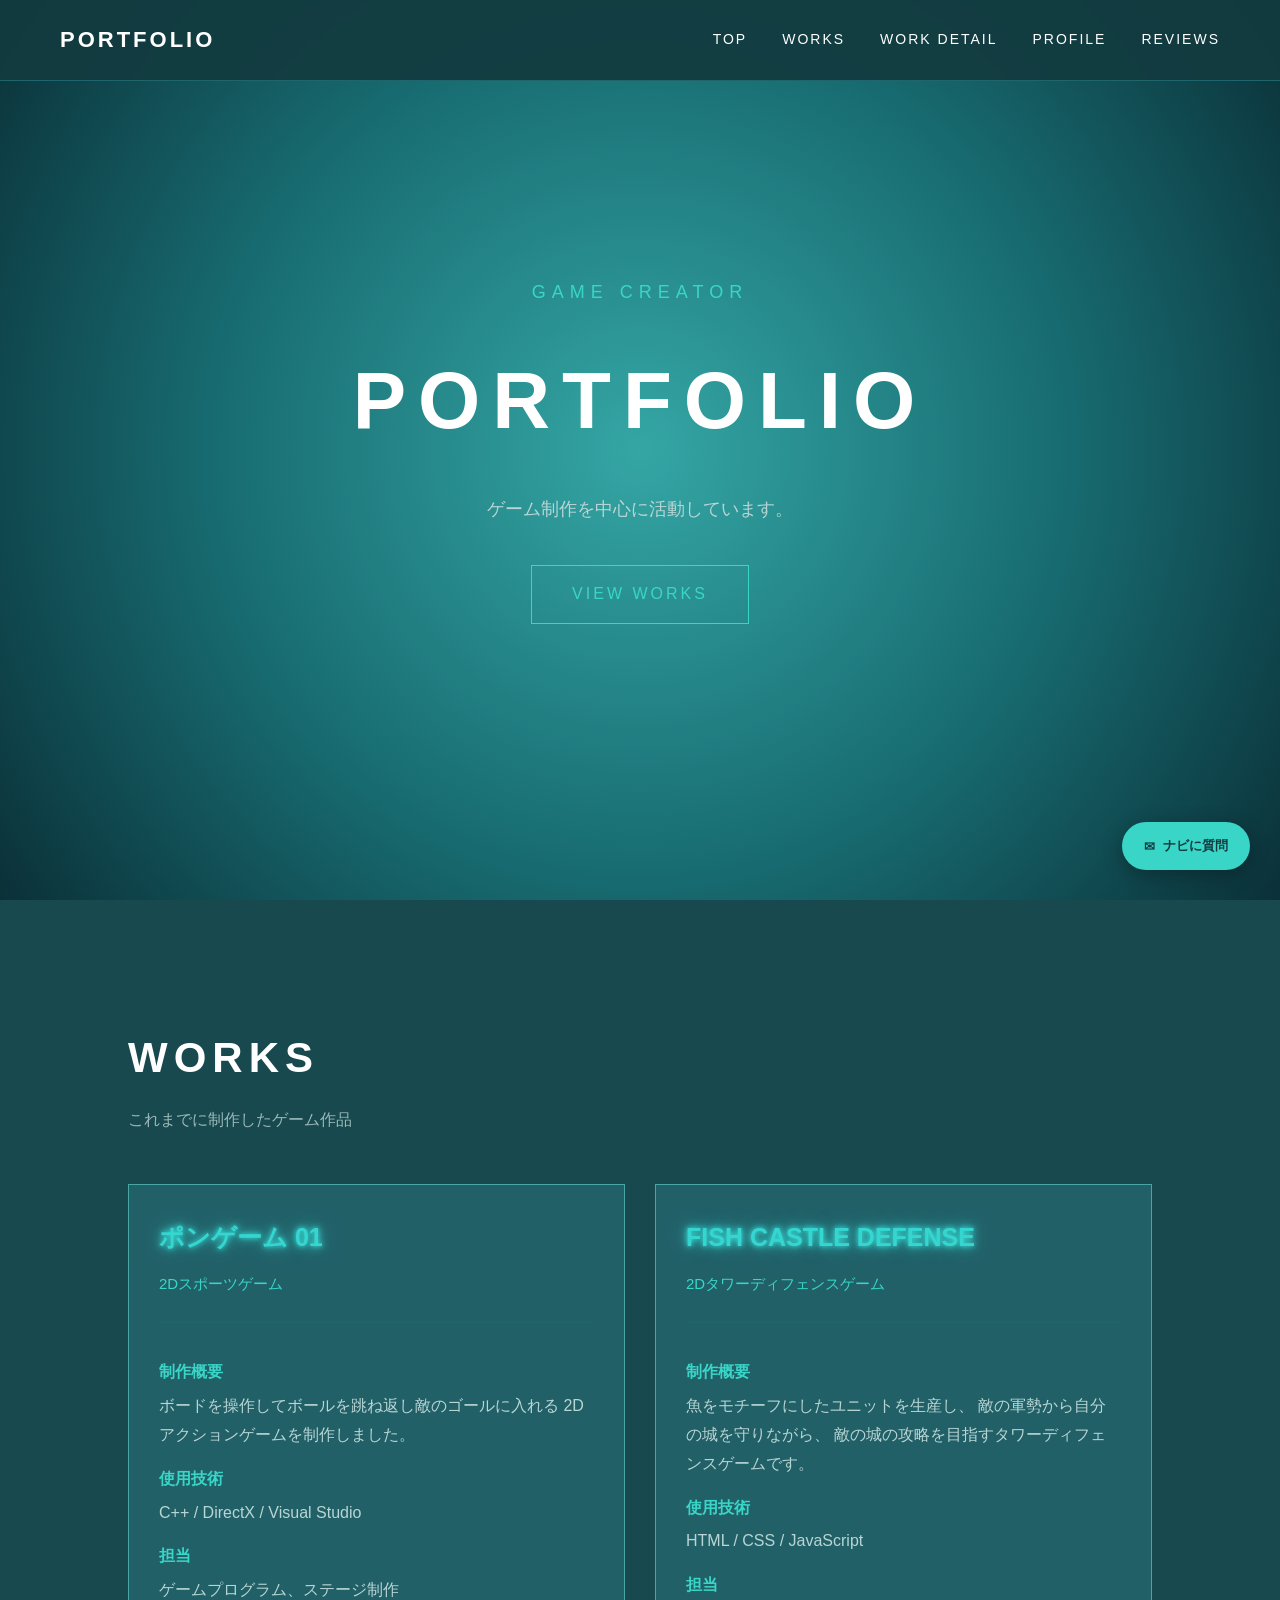
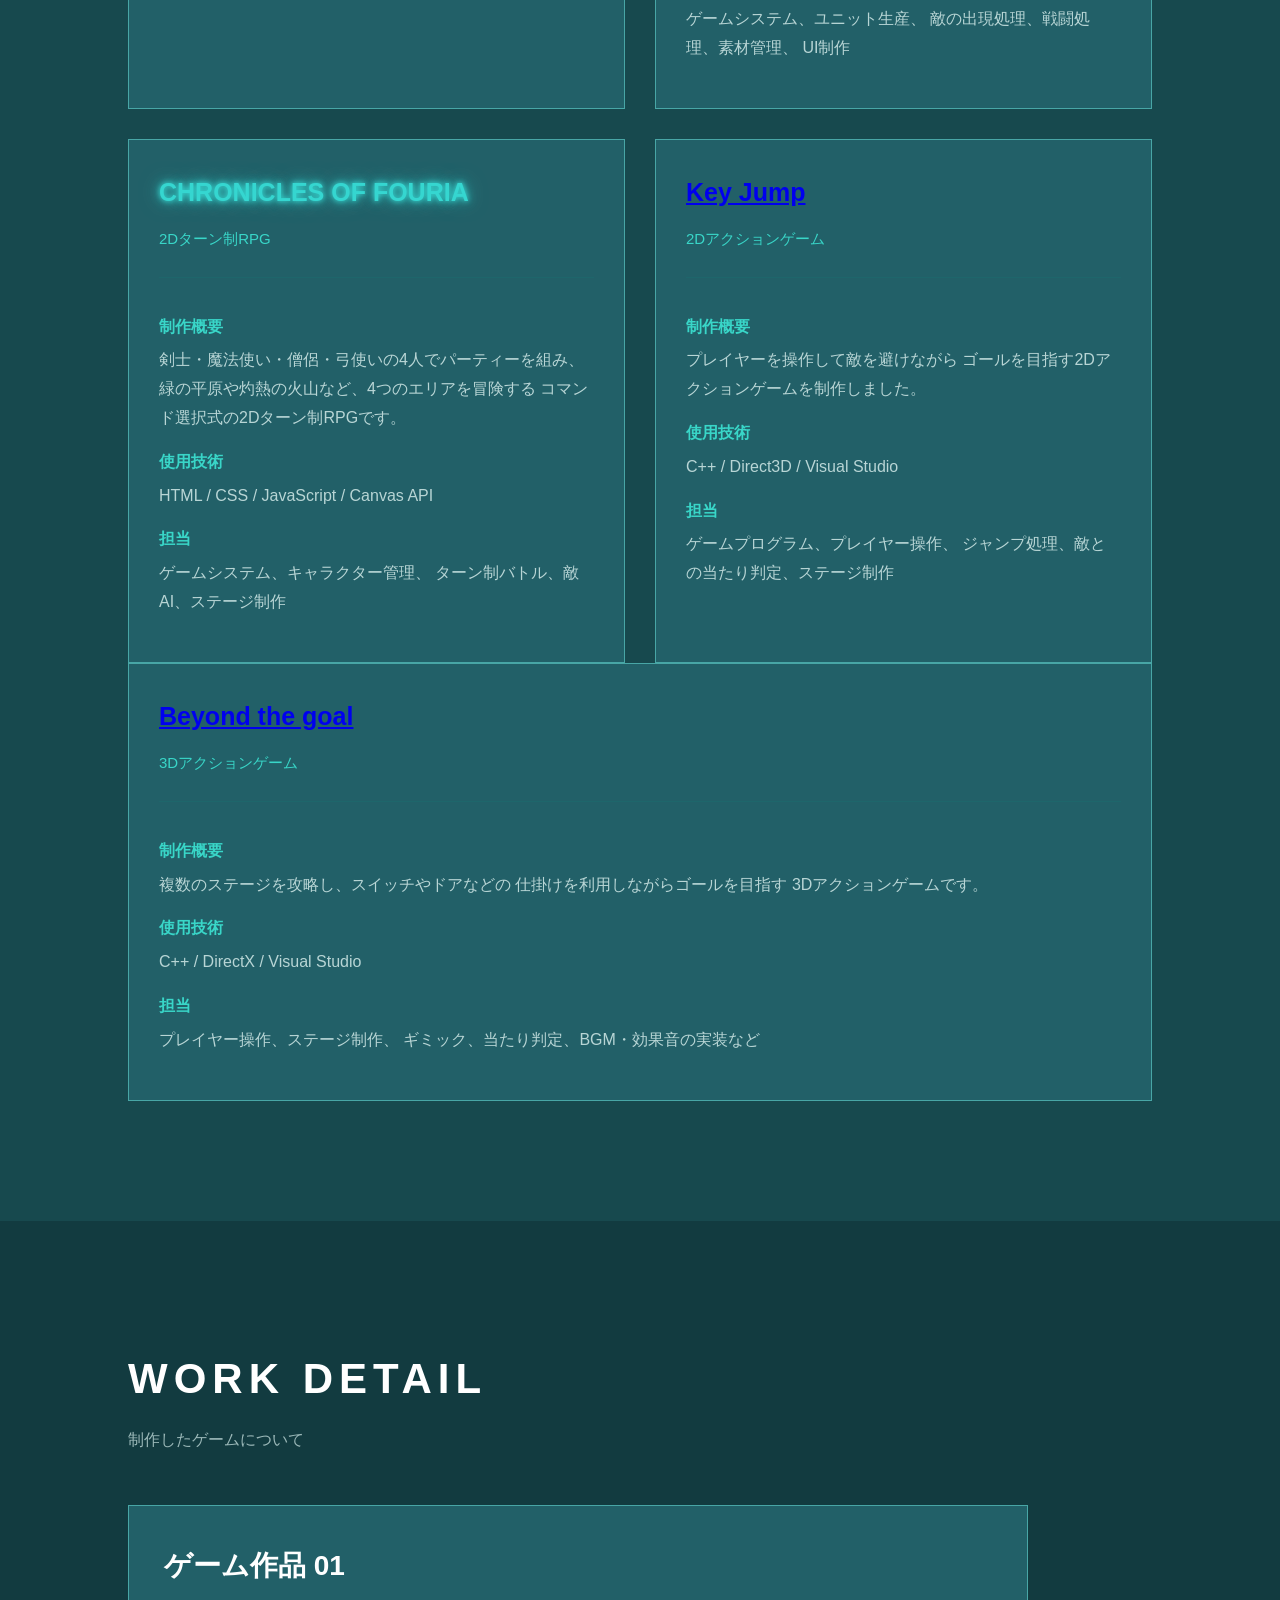
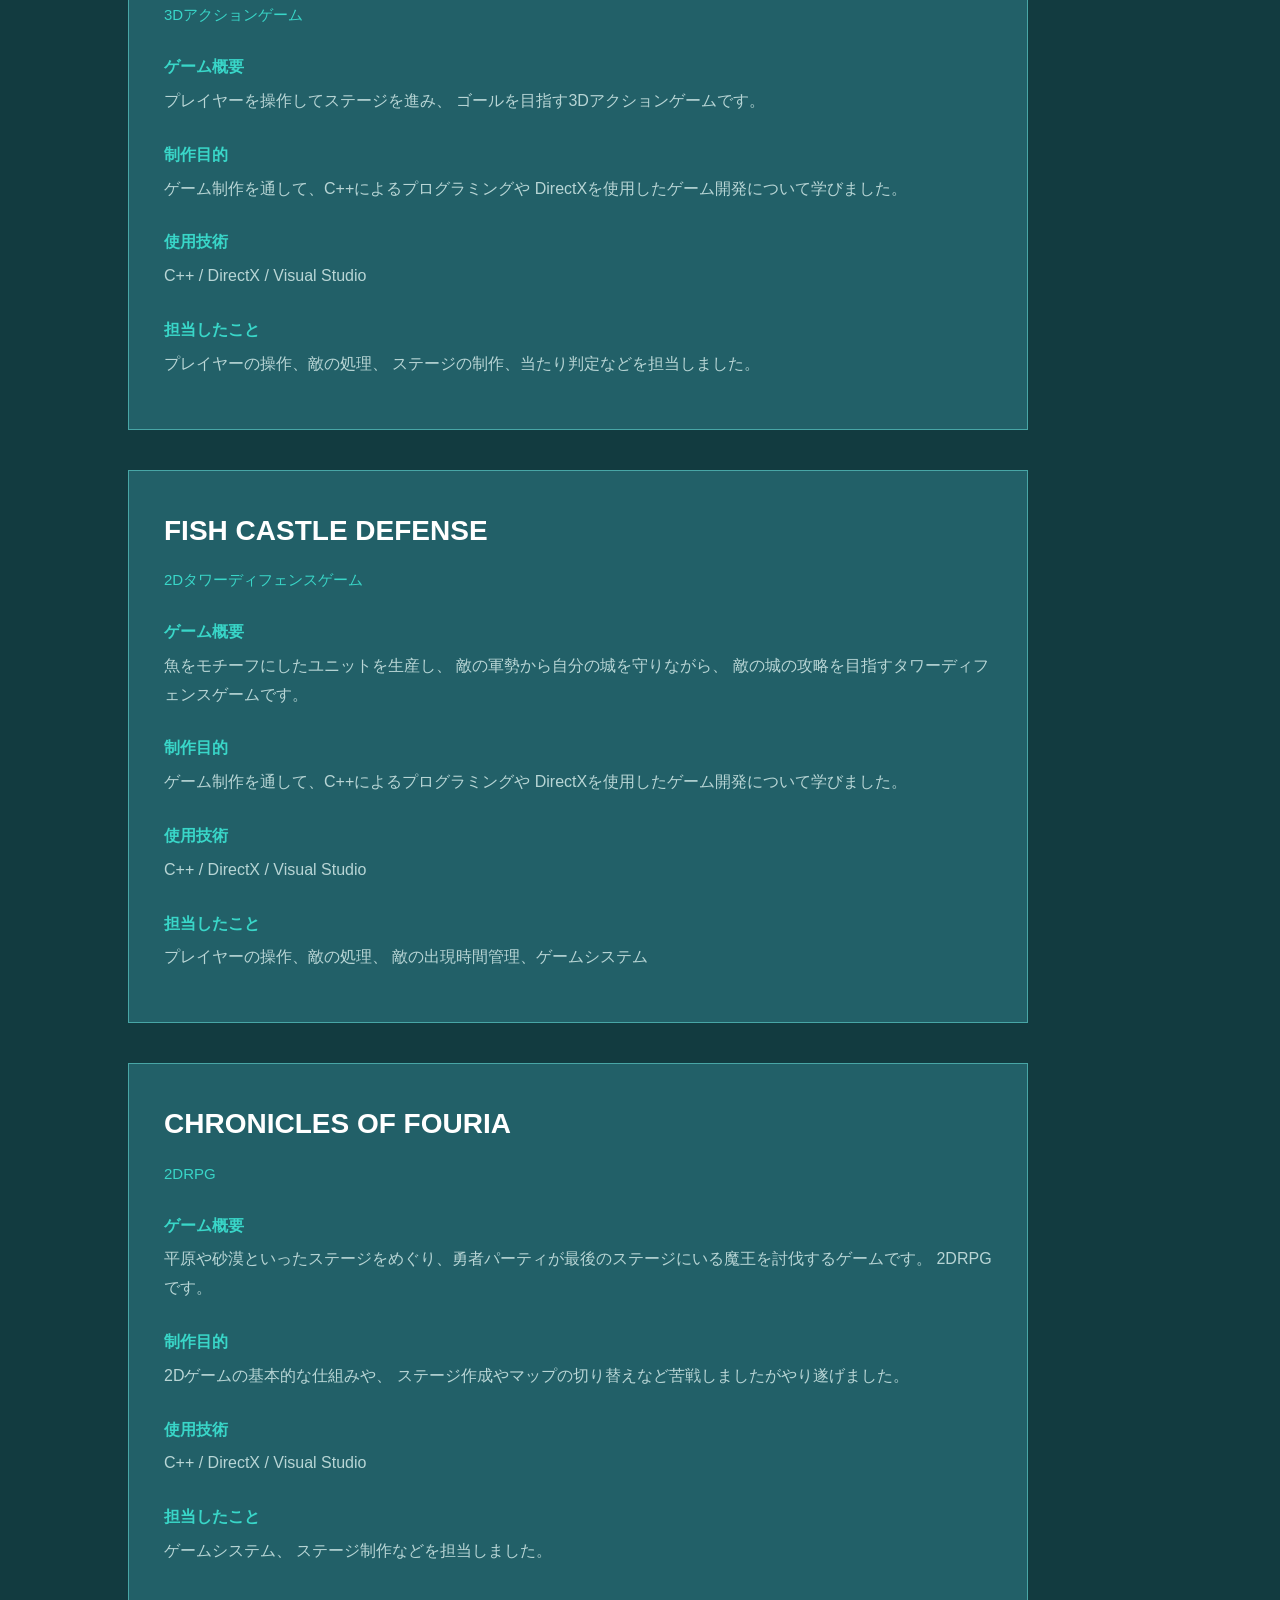
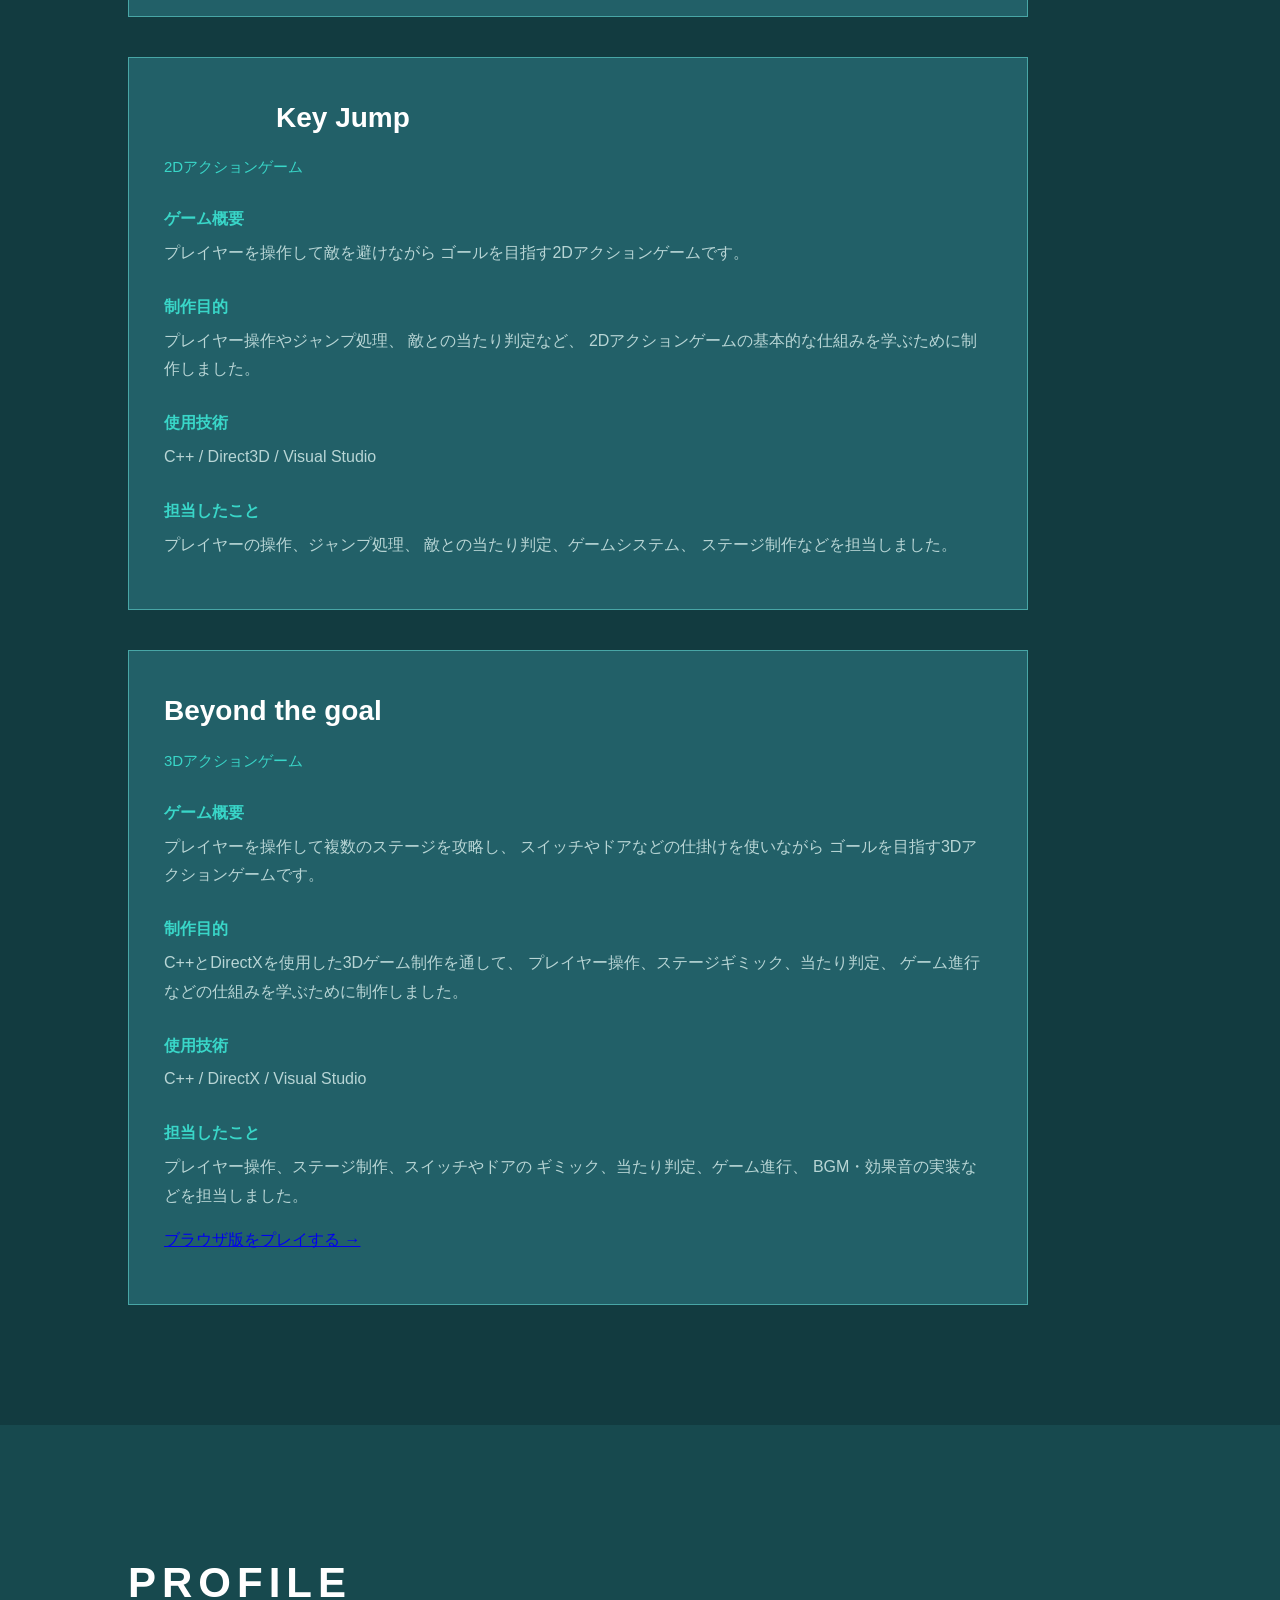
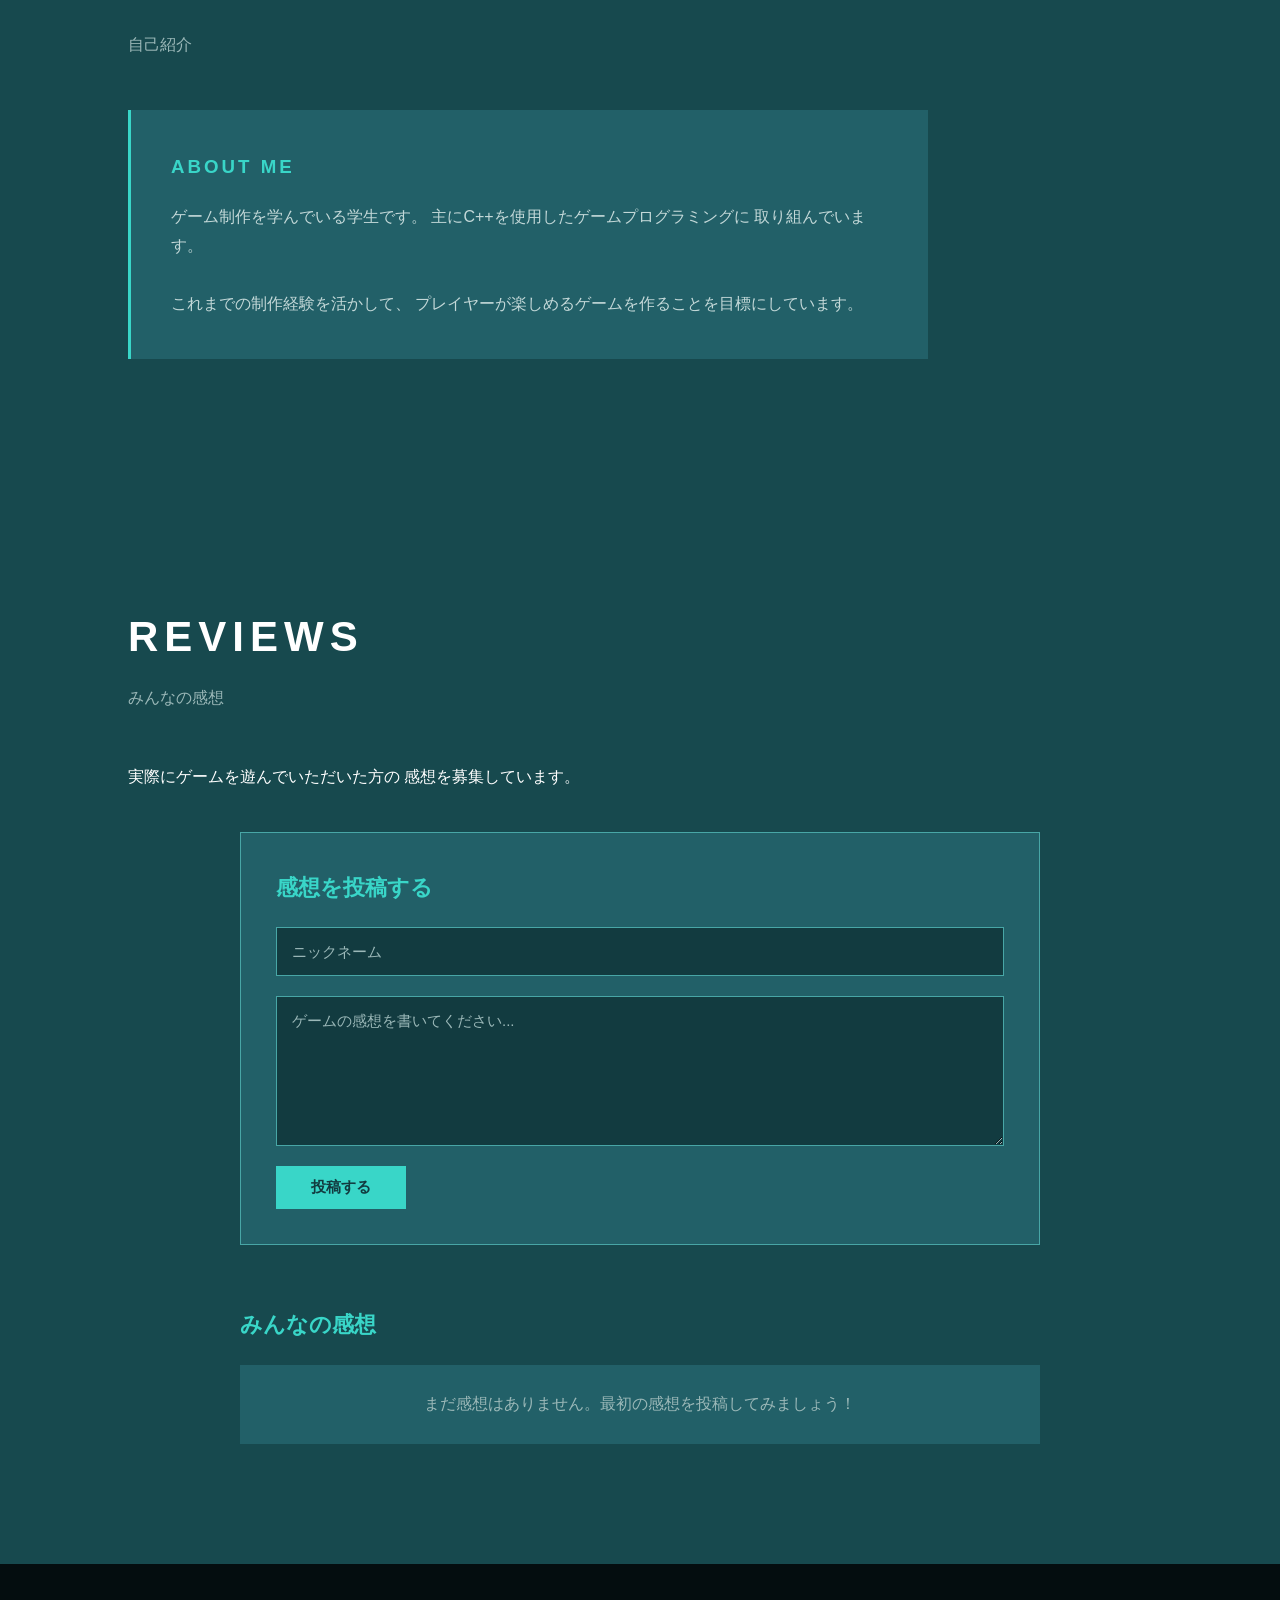
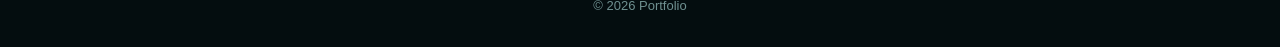
<file: index.html>
<!DOCTYPE html>
<html lang="ja">

<head>
    <meta charset="UTF-8">

    <meta name="viewport" content="width=device-width, initial-scale=1.0">

    <title>Portfolio</title>

    <link rel="stylesheet" href="style.css">
</head>

<body>

    <!-- =========================
         ヘッダー
    ========================= -->

    <header>

        <div class="logo">
            PORTFOLIO
        </div>

       <nav>
    <a href="#top">TOP</a>
    <a href="#works">WORKS</a>
    <a href="#work-detail">WORK DETAIL</a>
    <a href="#profile">PROFILE</a>
    <a href="#reviews">REVIEWS</a>
</nav>

    </header>


    <main>

        <!-- =========================
             TOP
        ========================= -->

        <section class="hero" id="top">

            <p class="subtitle">
                GAME CREATOR
            </p>

            <h1>
                PORTFOLIO
            </h1>

            <p class="description">
                ゲーム制作を中心に活動しています。
            </p>

            <a href="#works" class="button">
                VIEW WORKS
            </a>

        </section>


        <!-- =========================
             WORKS
        ========================= -->

        <section class="works" id="works">

            <h2>
                WORKS
            </h2>

            <p class="section-description">
                これまでに制作したゲーム作品
            </p>


            <div class="work-container">


                <!-- =========================
                     作品1
                ========================= -->

                <div class="work-detail">

                    <h3>
                <a href="./pong.html" class="game-title-link">
                     ポンゲーム 01
                    </a>
                    </h3>

                    <p class="game-type">
                        2Dスポーツゲーム
                    </p>

                    <div class="work-info">

                        <h4>
                            制作概要
                        </h4>

                        <p>
                            ボードを操作してボールを跳ね返し敵のゴールに入れる
                            2Dアクションゲームを制作しました。
                        </p>


                        <h4>
                            使用技術
                        </h4>

                        <p>
                            C++ / DirectX / Visual Studio
                        </p>


                        <h4>
                            担当
                        </h4>

                        <p>
                            ゲームプログラム、ステージ制作
                        </p>

                    </div>

                </div>


        <!-- =========================
    　　　　 作品2
　　　　　========================= -->

<div class="work-detail">
    
      <h3>
    <a href="./FishCastleDefense/index.html" class="game-title-link">
        FISH CASTLE DEFENSE
    </a>
</h3>
    

    <p class="game-type">
        2Dタワーディフェンスゲーム
    </p>

    <div class="work-info">

        <h4>制作概要</h4>

        <p>
            魚をモチーフにしたユニットを生産し、
            敵の軍勢から自分の城を守りながら、
            敵の城の攻略を目指すタワーディフェンスゲームです。
        </p>

        <h4>使用技術</h4>

        <p>
            HTML / CSS / JavaScript
        </p>

        <h4>担当</h4>

        <p>
            ゲームシステム、ユニット生産、
            敵の出現処理、戦闘処理、素材管理、
            UI制作
        </p>

    </div>

</div>

               
<!-- =========================
     作品3
========================= -->

<div class="work-detail">

    <h3>
        <a href="./CHRONICLES OF FOURIA/index.html" class="game-title-link">
            CHRONICLES OF FOURIA
        </a>
    </h3>

    <p class="game-type">
        2Dターン制RPG
    </p>

    <div class="work-info">

        <h4>制作概要</h4>

        <p>
            剣士・魔法使い・僧侶・弓使いの4人でパーティーを組み、
            緑の平原や灼熱の火山など、4つのエリアを冒険する
            コマンド選択式の2Dターン制RPGです。
        </p>

        <h4>使用技術</h4>

        <p>
            HTML / CSS / JavaScript / Canvas API
        </p>

        <h4>担当</h4>

        <p>
            ゲームシステム、キャラクター管理、
            ターン制バトル、敵AI、ステージ制作
        </p>

    </div>

</div>



                <!-- =========================
                     作品4
                ========================= -->

                <div class="work-detail">

                    <h3>
                   <a href="key-jump.html" class="game-title">
                        Key Jump
                        </a>
                    </h3>

                    <p class="game-type">
                        2Dアクションゲーム
                    </p>

                    <div class="work-info">

                        <h4>
                            制作概要
                        </h4>

                        <p>
                            プレイヤーを操作して敵を避けながら
                            ゴールを目指す2Dアクションゲームを制作しました。
                        </p>


                        <h4>
                            使用技術
                        </h4>

                        <p>
                            C++ / Direct3D / Visual Studio
                        </p>


                        <h4>
                            担当
                        </h4>

                        <p>
                            ゲームプログラム、プレイヤー操作、
                            ジャンプ処理、敵との当たり判定、ステージ制作
                        </p>

                    </div>

                </div>


            </div>


                <!-- =========================
                     作品5：Beyond the goal
                ========================= -->

                <div class="work-detail">

                    <h3>
                        <a href="beyond-the-goal.html" class="game-title">
                            Beyond the goal
                        </a>
                    </h3>

                    <p class="game-type">
                        3Dアクションゲーム
                    </p>

                    <div class="work-info">

                        <h4>制作概要</h4>

                        <p>
                            複数のステージを攻略し、スイッチやドアなどの
                            仕掛けを利用しながらゴールを目指す
                            3Dアクションゲームです。
                        </p>

                        <h4>使用技術</h4>

                        <p>
                            C++ / DirectX / Visual Studio
                        </p>

                        <h4>担当</h4>

                        <p>
                            プレイヤー操作、ステージ制作、
                            ギミック、当たり判定、BGM・効果音の実装など
                        </p>

                    </div>

                </div>

        </section>


        <!-- =========================
             WORK DETAIL
        ========================= -->

        <section class="work-detail-section" id="work-detail">

            <h2>
                WORK DETAIL
            </h2>

            <p class="section-description">
                制作したゲームについて
            </p>


            <!-- =========================
                 ゲーム作品01
            ========================= -->

            <div class="detail-item">

                <h3>
                    ゲーム作品 01
                </h3>

                <p class="game-type">
                    3Dアクションゲーム
                </p>


                <h4>
                    ゲーム概要
                </h4>

                <p>
                    プレイヤーを操作してステージを進み、
                    ゴールを目指す3Dアクションゲームです。
                </p>


                <h4>
                    制作目的
                </h4>

                <p>
                    ゲーム制作を通して、C++によるプログラミングや
                    DirectXを使用したゲーム開発について学びました。
                </p>


                <h4>
                    使用技術
                </h4>

                <p>
                    C++ / DirectX / Visual Studio
                </p>


                <h4>
                    担当したこと
                </h4>

                <p>
                    プレイヤーの操作、敵の処理、
                    ステージの制作、当たり判定などを担当しました。
                </p>

            </div>


        <!-- =========================
    　　　　  FISH CASTLE DEFENSE
　　　　　========================= -->

               <div class="detail-item">

                <h3>
                    FISH CASTLE DEFENSE
                </h3>

                <p class="game-type">
                     2Dタワーディフェンスゲーム
                </p>


                <h4>
                    ゲーム概要
                </h4>

                <p>
                    魚をモチーフにしたユニットを生産し、
                    敵の軍勢から自分の城を守りながら、
                    敵の城の攻略を目指すタワーディフェンスゲームです。
                </p>


                <h4>
                    制作目的
                </h4>

                <p>
                    ゲーム制作を通して、C++によるプログラミングや
                    DirectXを使用したゲーム開発について学びました。
                </p>


                <h4>
                    使用技術
                </h4>

                <p>
                    C++ / DirectX / Visual Studio
                </p>


                <h4>
                    担当したこと
                </h4>

                <p>
                    プレイヤーの操作、敵の処理、
                    敵の出現時間管理、ゲームシステム
                </p>

            </div>

   


            <!-- =========================
                 CHRONICLES OF FOURIA
            ========================= -->

            <div class="detail-item">

                <h3>
                    CHRONICLES OF FOURIA
                </h3>

                <p class="game-type">
                    2DRPG
                </p>


                <h4>
                    ゲーム概要
                </h4>

                <p>
                   平原や砂漠といったステージをめぐり、勇者パーティが最後のステージにいる魔王を討伐するゲームです。
                    2DRPGです。
                </p>


                <h4>
                    制作目的
                </h4>

                <p>
                    2Dゲームの基本的な仕組みや、
                   ステージ作成やマップの切り替えなど苦戦しましたがやり遂げました。
                </p>


                <h4>
                    使用技術
                </h4>

                <p>
                    C++ / DirectX / Visual Studio
                </p>


                <h4>
                    担当したこと
                </h4>

                <p>
                    ゲームシステム、
                    ステージ制作などを担当しました。
                </p>

            </div>


            <!-- =========================
                 Key Jump
            ========================= -->

            <div class="detail-item">

                <h3>
        　　　　Key Jump
    　　　　　　　</a>
　　　　　　　　　　</h3>

                <p class="game-type">
                    2Dアクションゲーム
                </p>


                <h4>
                    ゲーム概要
                </h4>

                <p>
                    プレイヤーを操作して敵を避けながら
                    ゴールを目指す2Dアクションゲームです。
                </p>


                <h4>
                    制作目的
                </h4>

                <p>
                    プレイヤー操作やジャンプ処理、
                    敵との当たり判定など、
                    2Dアクションゲームの基本的な仕組みを学ぶために制作しました。
                </p>


                <h4>
                    使用技術
                </h4>

                <p>
                    C++ / Direct3D / Visual Studio
                </p>


                <h4>
                    担当したこと
                </h4>

                <p>
                    プレイヤーの操作、ジャンプ処理、
                    敵との当たり判定、ゲームシステム、
                    ステージ制作などを担当しました。
                </p>

            </div>

          
            <!-- =========================
                 Beyond the goal
            ========================= -->

            <div class="detail-item">

                <h3>
                        Beyond the goal
                    </a>
                </h3>

                <p class="game-type">
                    3Dアクションゲーム
                </p>

                <h4>ゲーム概要</h4>

                <p>
                    プレイヤーを操作して複数のステージを攻略し、
                    スイッチやドアなどの仕掛けを使いながら
                    ゴールを目指す3Dアクションゲームです。
                </p>

                <h4>制作目的</h4>

                <p>
                    C++とDirectXを使用した3Dゲーム制作を通して、
                    プレイヤー操作、ステージギミック、当たり判定、
                    ゲーム進行などの仕組みを学ぶために制作しました。
                </p>

                <h4>使用技術</h4>

                <p>
                    C++ / DirectX / Visual Studio
                </p>

                <h4>担当したこと</h4>

                <p>
                    プレイヤー操作、ステージ制作、スイッチやドアの
                    ギミック、当たり判定、ゲーム進行、
                    BGM・効果音の実装などを担当しました。
                </p>

                <p>
                    <a href="beyond-the-goal.html" class="game-title">
                        ブラウザ版をプレイする →
                    </a>
                </p>

            </div>



        </section>


        <!-- =========================
             PROFILE
        ========================= -->

        <section class="profile" id="profile">

            <h2>
                PROFILE
            </h2>

            <p class="section-description">
                自己紹介
            </p>


            <div class="profile-content">

                <h3>
                    ABOUT ME
                </h3>

                <p>
                    ゲーム制作を学んでいる学生です。
                    主にC++を使用したゲームプログラミングに
                    取り組んでいます。
                </p>

                <br>

                <p>
                    これまでの制作経験を活かして、
                    プレイヤーが楽しめるゲームを作ることを目標にしています。
                </p>

            </div>

        </section>


<!-- =========================
     REVIEWS
========================= -->

<section class="reviews" id="reviews">

    <h2>
        REVIEWS
    </h2>

    <p class="section-description">
        みんなの感想
    </p>

    <p>
        実際にゲームを遊んでいただいた方の
        感想を募集しています。
    </p>

    <!-- 感想投稿フォーム -->

    <div class="review-form">

        <h3>感想を投稿する</h3>

        <input
            type="text"
            id="review-name"
            placeholder="ニックネーム"
            maxlength="20"
        >

        <textarea
            id="review-comment"
            placeholder="ゲームの感想を書いてください..."
            maxlength="500"
        ></textarea>

        <button id="review-submit">
            投稿する
        </button>

    </div>

    <!-- 感想一覧 -->

    <div class="review-list">

        <h3>みんなの感想</h3>

        <div id="review-container">

            <!-- JavaScriptで投稿内容を表示 -->

        </div>

    </div>

</section>

    </main>


    <!-- =========================
         フッター
    ========================= -->

    <footer>

        <p>
            © 2026 Portfolio
        </p>

    </footer>


    <!-- =========================
         ナビ：チャットアシスタント
    ========================= -->

    <div id="assistant-container">

        <div id="assistant-window">

            <div class="assistant-header">
                <div>
                    <h3>ナビ</h3>
                    <p>ポートフォリオ案内アシスタント</p>
                </div>

                <button id="assistant-close">×</button>
            </div>

            <div id="assistant-messages"></div>

            <div class="assistant-input-area">

                <input
                    type="text"
                    id="assistant-input"
                    placeholder="質問を入力してください..."
                >

                <button id="assistant-send">
                    送信
                </button>

            </div>

        </div>

        <button id="assistant-toggle">
            <span>✉</span>
            <span>ナビに質問</span>
        </button>

    </div>

    <!-- JavaScript読み込み -->

    <script src="games-data.js"></script>
    <script src="assistant.js"></script>

    <script src="reviews.js"></script>

</body>
</html>
</file>
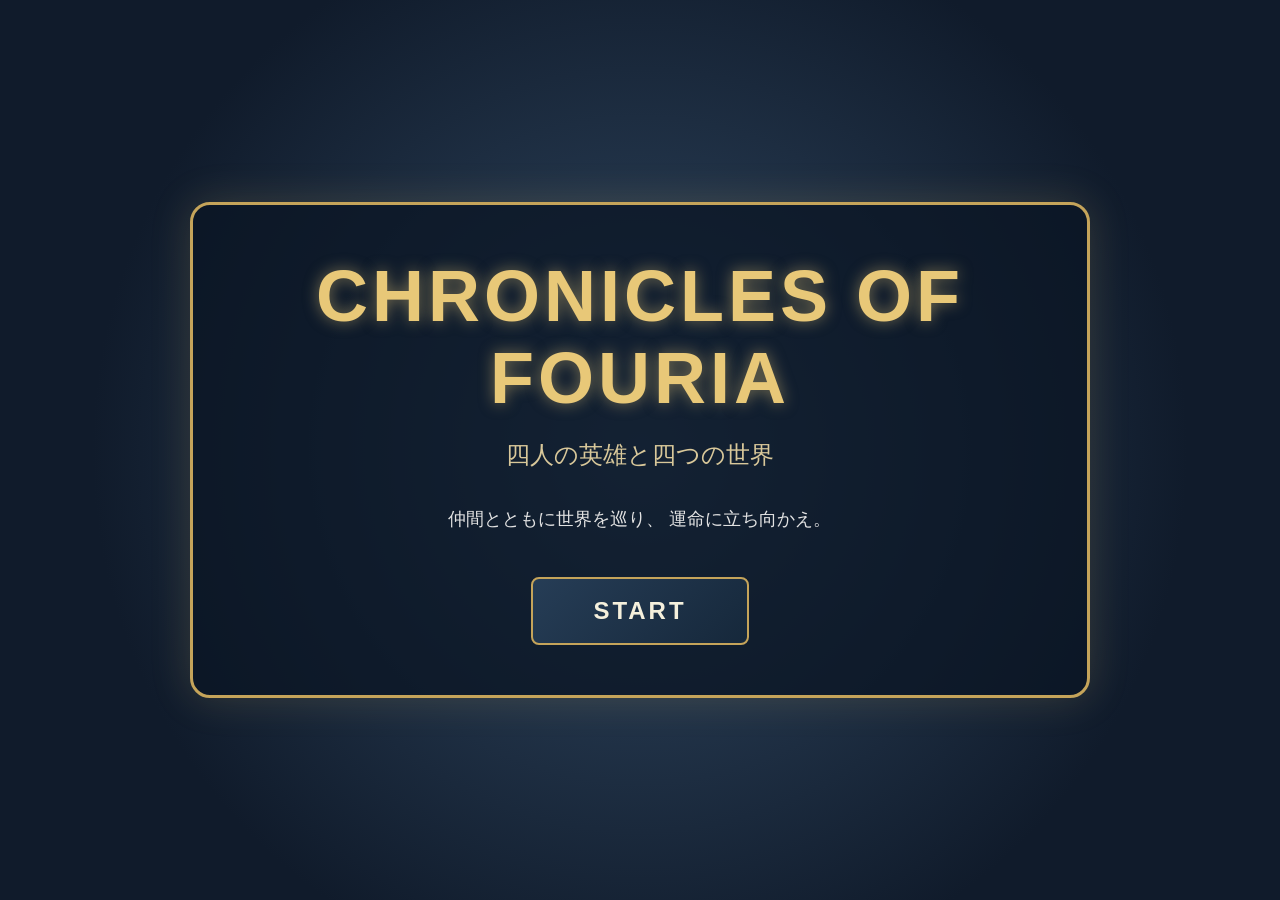
<file: CHRONICLES OF FOURIA/index.html>
<!DOCTYPE html>
<html lang="ja">

<head>
    <meta charset="UTF-8">
    <meta name="viewport" content="width=device-width, initial-scale=1.0">

    <title>CHRONICLES OF FOURIA</title>

    <!-- CSS -->
    <link rel="stylesheet" href="style.css">
</head>

<body>

    <!-- =========================
         タイトル画面
    ========================== -->

    <section id="title-screen" class="screen title-screen">

        <div class="title-content">

            <h1>CHRONICLES OF FOURIA</h1>

            <p>四人の英雄と四つの世界</p>

            <p class="title-description">
                仲間とともに世界を巡り、
                運命に立ち向かえ。
            </p>

            <button id="start-button">
                START
            </button>

        </div>

    </section>


    <!-- =========================
         マップ選択画面
    ========================== -->

    <section id="map-screen" class="screen hidden">

        <div class="map-list">

    <!-- 緑の平原 -->
    <button class="map-card" data-map="grassland">
        <img src="Resource/Maps/Map1.png" alt="緑の平原">
        <h3>緑の平原</h3>
        <p>Grassland</p>
    </button>

    <!-- 灼熱の火山 -->
    <button class="map-card" data-map="volcano">
        <img src="Resource/Maps/Map2.png" alt="灼熱の火山">
        <h3>灼熱の火山</h3>
        <p>Volcano</p>
    </button>

    <!-- 氷結の雪山 -->
    <button class="map-card" data-map="snow">
        <img src="Resource/Maps/Map3.png" alt="氷結の雪山">
        <h3>氷結の雪山</h3>
        <p>Snow Mountain</p>
    </button>

    <!-- 暗黒の古城 -->
    <button class="map-card" data-map="castle">
        <img src="Resource/Maps/Map4.png" alt="暗黒の古城">
        <h3>暗黒の古城</h3>
        <p>Dark Castle</p>
    </button>

</div>


    <!-- =========================
         戦闘画面
    ========================== -->

    <section id="battle-screen" class="screen hidden">

        <h2 id="battle-map-name">
            BATTLE
        </h2>


        <!-- 戦闘エリア -->

        <div id="battle-container">

            <canvas
                id="battle-canvas"
                width="960"
                height="540">
            </canvas>

            <div id="battle-message">
                BATTLE START!
            </div>

        </div>


        <!-- =========================
             味方ステータス
        ========================== -->

        <div id="party-status">

            <!-- 剣士 -->

            <div
                id="swordsman-status"
                class="character-status">

                <h3>剣士</h3>

                <p>
                    HP:
                    <span id="swordsman-hp">100</span>
                </p>

                <p>
                    MP:
                    <span id="swordsman-mp">20</span>
                </p>

            </div>


            <!-- 魔法使い -->

            <div
                id="mage-status"
                class="character-status">

                <h3>魔法使い</h3>

                <p>
                    HP:
                    <span id="mage-hp">80</span>
                </p>

                <p>
                    MP:
                    <span id="mage-mp">50</span>
                </p>

            </div>


            <!-- 僧侶 -->

            <div
                id="priest-status"
                class="character-status">

                <h3>僧侶</h3>

                <p>
                    HP:
                    <span id="priest-hp">80</span>
                </p>

                <p>
                    MP:
                    <span id="priest-mp">50</span>
                </p>

            </div>


            <!-- 弓使い -->

            <div
                id="archer-status"
                class="character-status">

                <h3>弓使い</h3>

                <p>
                    HP:
                    <span id="archer-hp">90</span>
                </p>

                <p>
                    MP:
                    <span id="archer-mp">30</span>
                </p>

            </div>

        </div>


        <!-- =========================
             敵ステータス
        ========================== -->

        <div id="enemy-status">

        </div>


        <!-- =========================
             戦闘コマンド
        ========================== -->

        <div id="command-container">

            <button id="attack-button">
                ATTACK
            </button>

            <button id="skill-button">
                SKILL
            </button>

            <button id="defend-button">
                DEFEND
            </button>

            <button id="item-button">
                ITEM
            </button>

        </div>


        <!-- =========================
             戦闘ログ
        ========================== -->

        <div id="battle-log">

        </div>

    </section>


    <!-- =========================
         結果画面
    ========================== -->

    <section id="result-screen" class="screen hidden">

        <div class="result-content">

            <h2 id="result-title">
                RESULT
            </h2>

            <p id="result-description">
                戦闘が終了しました。
            </p>


            <button id="result-map-button">
                MAP SELECT
            </button>


            <button id="result-title-button">
                TITLE
            </button>

        </div>

    </section>


    <!-- =========================
         JavaScript
    ========================== -->

    <script type="module" src="main.js"></script>

</body>

</html>
</file>
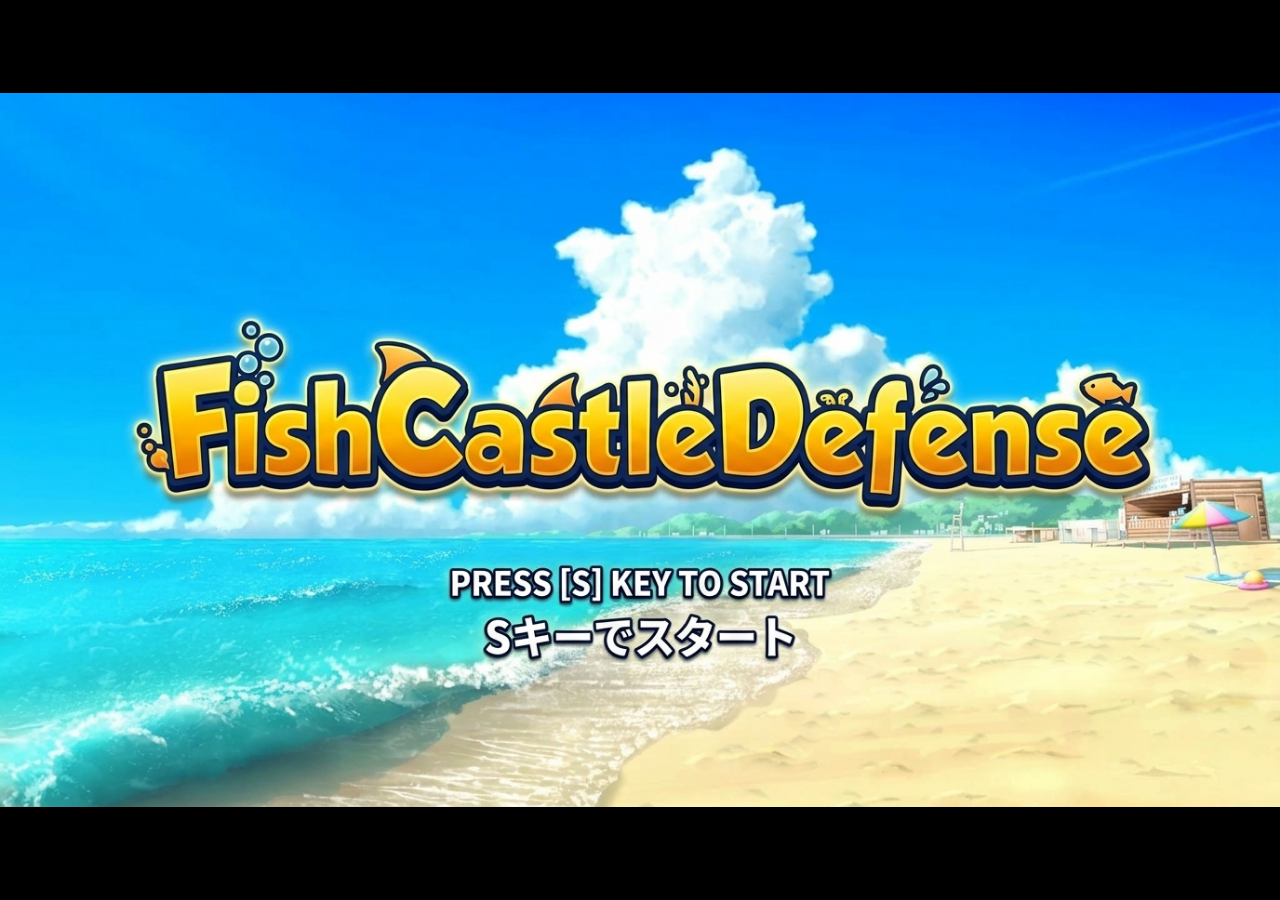
<file: FishCastleDefense/index.html>
<!DOCTYPE html>
<html lang="ja">

<head>
    <meta charset="UTF-8">
    <meta name="viewport" content="width=device-width, initial-scale=1.0">
    <title>FISH CASTLE DEFENSE</title>
    <link rel="stylesheet" href="style.css">
</head>

<body>

<!-- =========================
     タイトル画面
========================= -->

<section id="title-screen">

   <img src="Resource/Title.png" alt="FISH CASTLE DEFENSE">

</section>

    <header class="game-header">
        <h1>FISH CASTLE DEFENSE</h1>
        <p>魚の軍勢から城を守り、敵の城を攻略せよ！</p>
    </header>

   <main id="game-container" class="game-container">
       
        <section class="status-area">

            <div class="castle-status player-status">
                <h2>PLAYER CASTLE</h2>
                <p>HP：<span id="player-hp">300</span> / 300</p>
            </div>

            <div class="castle-status enemy-status">
                <h2>ENEMY CASTLE</h2>
                <p>HP：<span id="enemy-hp">300</span> / 300</p>
            </div>

        </section>

        <section class="material-area">
            <h2>所持素材</h2>

            <div class="material-list">
                <p> scales：<span id="scale-count">0</span></p>
                <p> fillet：<span id="fillet-count">0</span></p>
                <p> fin：<span id="fin-count">0</span></p>
            </div>
        </section>

        <section class="battle-area">

            <div class="castle player-castle">
                <span>PLAYER</span>
                <strong>🏰</strong>
            </div>

           <div id="battle-field">

    <p class="battle-message">BATTLE START!</p>

    <!-- キャラクター表示エリア -->
    <div id="character-layer"></div>

</div>

            <div class="castle enemy-castle">
                <span>ENEMY</span>
                <strong>🏯</strong>
            </div>

        </section>

        <section class="production-area">
            <h2>ユニット生産</h2>

            <div class="production-buttons">
                <button id="produce-fisherman">
                    漁師を生産
                </button>

                <button id="produce-spearman">
                    槍兵を生産
                </button>

                <button id="produce-archer">
                    海の弓兵を生産
                </button>
            </div>

            <p>味方ユニット数：
                <span id="character-count">0</span> / 10
            </p>

            <p>敵ユニット数：
                <span id="enemy-count">0</span>
            </p>
        </section>

        <div id="game-message"></div>

        <section id="result-screen" class="result-screen">
            <h2 id="result-title"></h2>
            <p id="result-description"></p>
        </section>

    </main>

    <script src="js/Character.js"></script>
    <script src="js/Enemy.js"></script>
    <script src="js/Player.js"></script>
    <script src="js/BattleSystem.js"></script>
    <script src="js/MaterialSystem.js"></script>
    <script src="js/ProductionSystem.js"></script>
    <script src="js/UIManager.js"></script>
    <script src="js/GameManager.js"></script>
    <script src="game.js"></script>

</body>
</html>
</file>
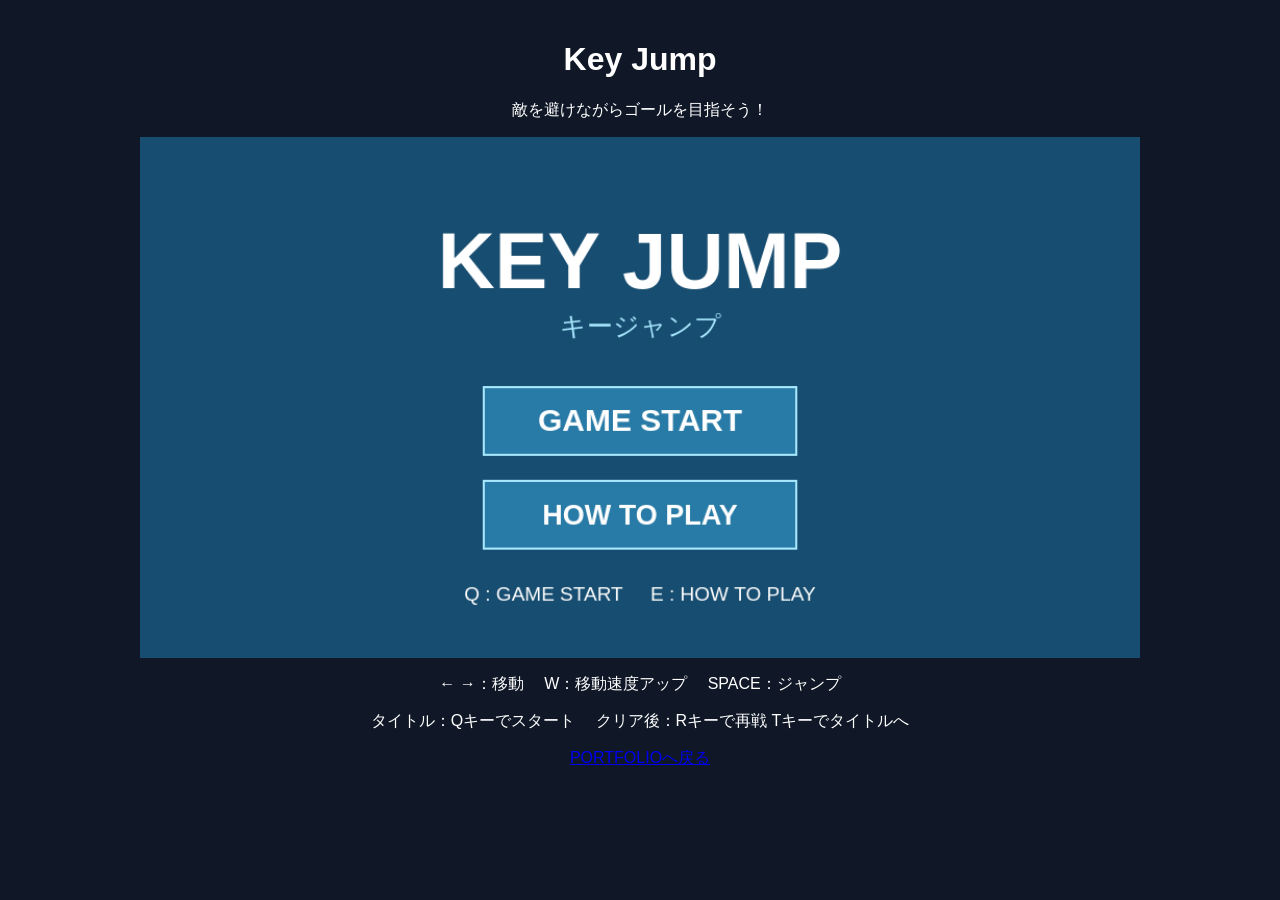
<file: key-jump.html>
<!DOCTYPE html>
<html lang="ja">

<head>
    <meta charset="UTF-8">

    <meta name="viewport" content="width=device-width, initial-scale=1.0">

    <title>Key Jump</title>

    <link rel="stylesheet" href="key-jump.css">
</head>

<body>

    <div class="game-container">

        <h1>Key Jump</h1>

        <p>
            敵を避けながらゴールを目指そう！
        </p>

        <canvas
            id="gameCanvas"
            width="960"
            height="500">
        </canvas>


        <!-- スマホ操作ボタン -->
<div class="mobile-controls">

    <div class="move-buttons">
        <button data-key="ArrowLeft">◀</button>
        <button data-key="ArrowRight">▶</button>
    </div>

    <div class="action-buttons">
        <button data-key="KeyW">速</button>
        <button data-key="Space">JUMP</button>
    </div>

</div>

<!-- スマホ用シーン操作 -->
<div class="mobile-scene-controls">

   <div class="mobile-scene-controls">

    <button data-key="KeyQ">START</button>

    <button data-key="KeyE">HOW TO PLAY</button>

    <button data-key="KeyR">RETRY</button>

    <button data-key="KeyT">TITLE</button>

</div>
</div>        

        <div class="game-info">

            <p>
                ← →：移動　
                W：移動速度アップ　
                SPACE：ジャンプ
            </p>

            <p>
                タイトル：Qキーでスタート　
                クリア後：Rキーで再戦  Tキーでタイトルへ
            </p>

            <a href="index.html">
                PORTFOLIOへ戻る
            </a>

        </div>

    </div>

    <script src="key-jump.js"></script>

</body>

</html>
</file>
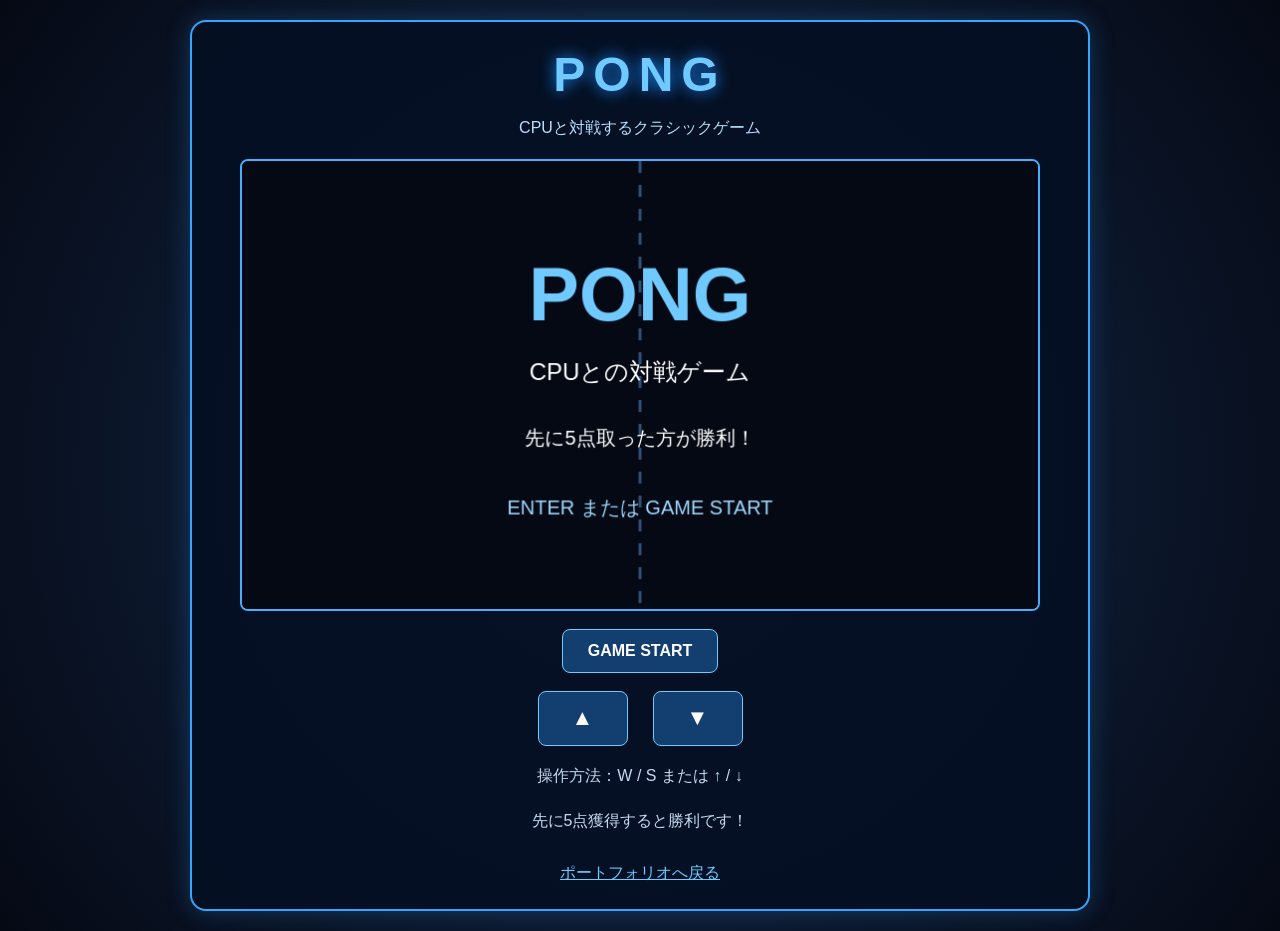
<file: pong.html>
<!DOCTYPE html>
<html lang="ja">

<head>
    <meta charset="UTF-8">
    <meta name="viewport" content="width=device-width, initial-scale=1.0">
    <title>Pong Game</title>
    <link rel="stylesheet" href="pong.css">
    <script src="pong.js" defer></script>
</head>

<body>

    <main class="game-container">

        <h1>PONG</h1>
        <p class="subtitle">CPUと対戦するクラシックゲーム</p>

        <canvas id="gameCanvas" width="800" height="450"></canvas>

        <div class="system-buttons">
            <button id="startButton">GAME START</button>
            <button id="retryButton" hidden>RETRY</button>
            <button id="titleButton" hidden>TITLE</button>
        </div>

        <div class="touch-controls">
            <button id="upButton">▲</button>
            <button id="downButton">▼</button>
        </div>

        <div class="game-info">
            <p>操作方法：W / S または ↑ / ↓</p>
            <p>先に5点獲得すると勝利です！</p>
        </div>

        <a href="index.html">ポートフォリオへ戻る</a>

    </main>

</body>
</html>
</file>
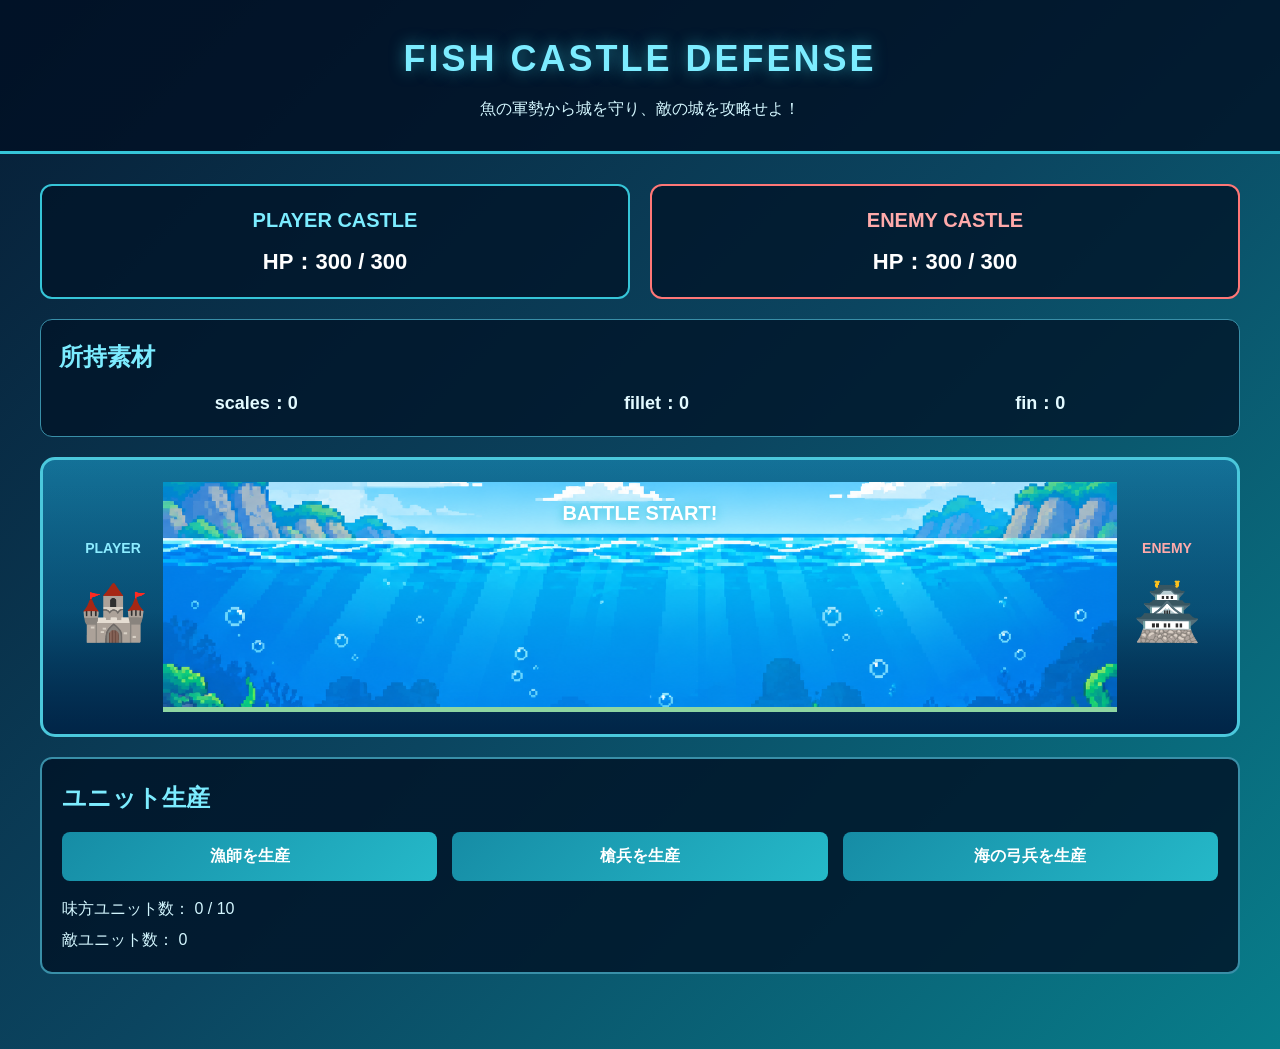
<file: FishCastleDefense/Findex.html>
<!DOCTYPE html>
<html lang="ja">

<head>
    <meta charset="UTF-8">
    <meta name="viewport" content="width=device-width, initial-scale=1.0">
    <title>FISH CASTLE DEFENSE</title>
    <link rel="stylesheet" href="style.css">
</head>

<body>

    <header class="game-header">
        <h1>FISH CASTLE DEFENSE</h1>
        <p>魚の軍勢から城を守り、敵の城を攻略せよ！</p>
    </header>

    <main class="game-container">

        <section class="status-area">

            <div class="castle-status player-status">
                <h2>PLAYER CASTLE</h2>
                <p>HP：<span id="player-hp">300</span> / 300</p>
            </div>

            <div class="castle-status enemy-status">
                <h2>ENEMY CASTLE</h2>
                <p>HP：<span id="enemy-hp">300</span> / 300</p>
            </div>

        </section>

        <section class="material-area">
            <h2>所持素材</h2>

            <div class="material-list">
                <p> scales：<span id="scale-count">0</span></p>
                <p> fillet：<span id="fillet-count">0</span></p>
                <p> fin：<span id="fin-count">0</span></p>
            </div>
        </section>

        <section class="battle-area">

            <div class="castle player-castle">
                <span>PLAYER</span>
                <strong>🏰</strong>
            </div>

            <div id="battle-field">
                <p class="battle-message">BATTLE START!</p>
            </div>

            <div class="castle enemy-castle">
                <span>ENEMY</span>
                <strong>🏯</strong>
            </div>

        </section>

        <section class="production-area">
            <h2>ユニット生産</h2>

            <div class="production-buttons">
                <button id="produce-fisherman">
                    漁師を生産
                </button>

                <button id="produce-spearman">
                    槍兵を生産
                </button>

                <button id="produce-archer">
                    海の弓兵を生産
                </button>
            </div>

            <p>味方ユニット数：
                <span id="character-count">0</span> / 10
            </p>

            <p>敵ユニット数：
                <span id="enemy-count">0</span>
            </p>
        </section>

        <div id="game-message"></div>

        <section id="result-screen" class="result-screen">
            <h2 id="result-title"></h2>
            <p id="result-description"></p>
        </section>

    </main>

    <script src="js/Character.js"></script>
    <script src="js/Enemy.js"></script>
    <script src="js/Player.js"></script>
    <script src="js/BattleSystem.js"></script>
    <script src="js/MaterialSystem.js"></script>
    <script src="js/ProductionSystem.js"></script>
    <script src="js/UIManager.js"></script>
    <script src="js/GameManager.js"></script>
    <script src="game.js"></script>

</body>
</html>
</file>
<file: style.css>
/* =========================
   全体
========================= */

* {
    margin: 0;
    padding: 0;
    box-sizing: border-box;
}

html {
    scroll-behavior: smooth;
}

body {
    font-family: Arial, "Noto Sans JP", sans-serif;
    background: #123b40;
    color: white;
    line-height: 1.8;
}


/* =========================
   ヘッダー
========================= */

header {
    position: fixed;
    top: 0;
    left: 0;
    width: 100%;

    display: flex;
    justify-content: space-between;
    align-items: center;

    padding: 20px 60px;

    background: rgba(18, 59, 64, 0.95);
    border-bottom: 1px solid #1e666b;

    z-index: 1000;
}

.logo {
    font-size: 22px;
    font-weight: bold;
    letter-spacing: 3px;
}

nav {
    display: flex;
    gap: 35px;
}

nav a {
    color: white;
    text-decoration: none;
    font-size: 14px;
    letter-spacing: 2px;

    transition: 0.3s;
}

nav a:hover {
    color: #39d6c8;
}


/* =========================
   メイン
========================= */

main {
    width: 100%;
}


/* =========================
   ヒーロー
========================= */

.hero {
    min-height: 100vh;

    display: flex;
    flex-direction: column;
    justify-content: center;
    align-items: center;

    text-align: center;

    padding: 100px 20px;

   background:
    radial-gradient(
        circle at center,
        #35a6a5 0%,
        #176b70 55%,
        #0b3038 100%
    );

    scroll-margin-top: 80px;
}

.subtitle {
    color: #39d6c8;

    font-size: 18px;

    letter-spacing: 6px;

    margin-bottom: 20px;
}

.hero h1 {
    font-size: 80px;

    letter-spacing: 12px;

    margin-bottom: 20px;
}

.description {
    font-size: 18px;

    color: #b8d5d5;

    margin-bottom: 40px;
}


/* =========================
   ボタン
========================= */

.button {
    display: inline-block;

    padding: 14px 40px;

    border: 1px solid #39d6c8;

    color: #39d6c8;

    text-decoration: none;

    letter-spacing: 3px;

    transition: 0.3s;
}

.button:hover {
    background: #39d6c8;

    color: #07191c;

    box-shadow:
        0 0 25px rgba(57, 214, 200, 0.5);
}


/* =========================
   共通セクション
========================= */

.works,
.profile {
    padding: 120px 10%;
}

.works {
    background: #17494e;
    scroll-margin-top: 80px;
}

.profile {
    background: #17494e;
    scroll-margin-top: 80px;
}

section h2 {
    font-size: 42px;

    letter-spacing: 6px;

    margin-bottom: 10px;
}

.section-description {
    color: #9bb8b8;

    margin-bottom: 50px;
}


/* =========================
   WORKS
========================= */

.work-container {
    display: grid;

    grid-template-columns: repeat(2, 1fr);

    gap: 30px;
}


/* =========================
   作品カード
========================= */

.work-detail {
    background: #226068;
    border: 1px solid #48a6a6;
    padding: 30px;
    transition: 0.3s;
    overflow: hidden;
}

.work-detail:hover {
    transform: translateY(-8px);

    border-color: #39d6c8;

    box-shadow:
        0 10px 40px rgba(0, 0, 0, 0.4);
}


/* =========================
   作品タイトル
========================= */

.work-detail h3 {
    color: white;

    font-size: 25px;

    margin-bottom: 10px;
}


/* =========================
   ゲーム種類
========================= */

.game-type {
    color: #39d6c8;

    font-size: 15px;

    margin-bottom: 25px;
}


/* =========================
   作品情報
========================= */

.work-info {
    border-top: 1px solid #1e666b;

    padding-top: 20px;
}

.work-info h4 {
    color: #39d6c8;

    font-size: 16px;

    margin-top: 15px;

    margin-bottom: 5px;
}

.work-info p {
    color: #b8d5d5;

    margin-bottom: 15px;
}


/* =========================
   WORK DETAIL
========================= */

.work-detail-section {
    padding: 120px 10%;
    background: #123b40;
    scroll-margin-top: 80px;
}

.detail-item {
    max-width: 900px;
    margin-top: 40px;
    padding: 35px;

    background: #226068;
    border: 1px solid #48a6a6;

    transition: 0.3s;
}

.detail-item:hover {
    border-color: #39d6c8;

    box-shadow:
        0 10px 40px rgba(0, 0, 0, 0.4);
}

.detail-item h3 {
    color: white;

    font-size: 28px;

    margin-bottom: 10px;
}

.detail-item h4 {
    color: #39d6c8;

    font-size: 16px;

    margin-top: 25px;

    margin-bottom: 5px;
}

.detail-item p {
    color: #b8d5d5;

    margin-bottom: 15px;
}

.detail-item .game-type {
    color: #39d6c8;
}


/* =========================
   PROFILE
========================= */

.profile-content {
    max-width: 800px;
    margin-top: 40px;
    padding: 40px;
    border-left: 3px solid #39d6c8;
    background: #226068;
}

.profile-content h3 {
    color: #39d6c8;

    letter-spacing: 3px;

    margin-bottom: 20px;
}

.profile-content p {
    color: #c3d8d8;
}


/* =========================
   フッター
========================= */

footer {
    text-align: center;

    padding: 30px;

    background: #040d0f;

    color: #6f9090;

    font-size: 13px;
}


/* =========================
   スマホ対応
========================= */

@media (max-width: 700px) {

    header {
        padding: 15px 20px;
    }

    nav {
        gap: 15px;
    }

    nav a {
        font-size: 11px;
    }

    .hero h1 {
        font-size: 45px;

        letter-spacing: 6px;
    }

    .subtitle {
        font-size: 14px;

        letter-spacing: 4px;
    }

    .description {
        font-size: 15px;
    }

    .work-container {
        grid-template-columns: 1fr;
    }

    .works,
    .profile,
    .work-detail-section {
        padding: 80px 7%;
    }

    section h2 {
        font-size: 32px;

        letter-spacing: 4px;
    }

    .work-detail {
        padding: 25px;
    }

    .detail-item {
        padding: 25px;
    }

    .profile-content {
        padding: 25px;
    }
}


/* =========================
   ナビ：チャットアシスタント
========================= */

#assistant-container {
    position: fixed;
    right: 30px;
    bottom: 30px;
    z-index: 2000;
}

/* チャット画面 */

#assistant-window {
    display: none;

    width: 360px;
    height: 480px;

    margin-bottom: 15px;

    background: #17494e;
    border: 1px solid #39d6c8;

    box-shadow: 0 10px 40px rgba(0, 0, 0, 0.5);

    overflow: hidden;

    flex-direction: column;
}

/* チャット表示中 */

#assistant-window.active {
    display: flex;
}

/* ヘッダー */

.assistant-header {
    display: flex;
    justify-content: space-between;
    align-items: center;

    padding: 15px 20px;

    background: #226068;
    border-bottom: 1px solid #39d6c8;
}

.assistant-header h3 {
    color: #39d6c8;
    font-size: 20px;
}

.assistant-header p {
    color: #b8d5d5;
    font-size: 11px;
}

#assistant-close {
    background: none;
    border: none;

    color: white;
    font-size: 28px;

    cursor: pointer;
}

/* メッセージ欄 */

#assistant-messages {
    flex: 1;

    padding: 15px;

    overflow-y: auto;

    display: flex;
    flex-direction: column;
    gap: 12px;
}

/* メッセージ共通 */

.message {
    max-width: 85%;

    padding: 10px 14px;

    border-radius: 12px;

    font-size: 14px;
    white-space: pre-wrap;
    overflow-wrap: anywhere;
}

/* ナビのメッセージ */

.assistant-message {
    align-self: flex-start;

    background: #226068;
    color: white;
}

/* ユーザーのメッセージ */

.user-message {
    align-self: flex-end;

    background: #39d6c8;
    color: #123b40;
}

/* 入力欄 */

.assistant-input-area {
    display: flex;

    padding: 12px;

    background: #123b40;

    border-top: 1px solid #1e666b;

    gap: 8px;
}

#assistant-input {
    flex: 1;

    min-width: 0;

    padding: 10px;

    background: #226068;

    border: 1px solid #48a6a6;

    color: white;

    outline: none;
}

#assistant-input:focus {
    border-color: #39d6c8;
}

#assistant-input::placeholder {
    color: #9bb8b8;
}

#assistant-send {
    padding: 10px 15px;

    background: #39d6c8;

    border: none;

    color: #123b40;

    font-weight: bold;

    cursor: pointer;

    transition: 0.3s;
}

#assistant-send:hover {
    background: white;
}

/* チャットを開くボタン */

#assistant-toggle {
    display: flex;
    align-items: center;
    gap: 8px;

    margin-left: auto;

    padding: 15px 22px;

    background: #39d6c8;

    border: none;
    border-radius: 30px;

    color: #123b40;

    font-weight: bold;

    cursor: pointer;

    box-shadow: 0 5px 20px rgba(0, 0, 0, 0.3);

    transition: 0.3s;
}

#assistant-toggle:hover {
    transform: translateY(-4px);

    box-shadow: 0 8px 25px rgba(57, 214, 200, 0.4);
}

/* スマホ対応 */

@media (max-width: 500px) {

    #assistant-container {
        right: 15px;
        bottom: 15px;
    }

    #assistant-window {
        width: calc(100vw - 30px);
        height: 65vh;
        max-height: 480px;
    }

    #assistant-toggle {
        padding: 13px 18px;
    }

}

/* =========================
   ナビ：チャットアシスタント
========================= */

#assistant-container {
    position: fixed;
    right: 30px;
    bottom: 30px;
    z-index: 2000;
}

/* チャット画面 */

#assistant-window {
    display: none;

    width: 360px;
    height: 480px;

    margin-bottom: 15px;

    background: #17494e;
    border: 1px solid #39d6c8;

    box-shadow: 0 10px 40px rgba(0, 0, 0, 0.5);

    overflow: hidden;

    flex-direction: column;
}

/* チャット表示中 */

#assistant-window.active {
    display: flex;
}

/* ヘッダー */

.assistant-header {
    display: flex;
    justify-content: space-between;
    align-items: center;

    padding: 15px 20px;

    background: #226068;
    border-bottom: 1px solid #39d6c8;
}

.assistant-header h3 {
    color: #39d6c8;
    font-size: 20px;
}

.assistant-header p {
    color: #b8d5d5;
    font-size: 11px;
}

#assistant-close {
    background: none;
    border: none;

    color: white;
    font-size: 28px;

    cursor: pointer;
}

/* メッセージ欄 */

#assistant-messages {
    flex: 1;

    padding: 15px;

    overflow-y: auto;

    display: flex;
    flex-direction: column;
    gap: 12px;
}

/* メッセージ共通 */

.message {
    max-width: 85%;

    padding: 10px 14px;

    border-radius: 12px;

    font-size: 14px;
    white-space: pre-wrap;
    overflow-wrap: anywhere;
}

/* ナビのメッセージ */

.assistant-message {
    align-self: flex-start;

    background: #226068;
    color: white;
}

/* ユーザーのメッセージ */

.user-message {
    align-self: flex-end;

    background: #39d6c8;
    color: #123b40;
}

/* 入力欄 */

.assistant-input-area {
    display: flex;

    padding: 12px;

    background: #123b40;

    border-top: 1px solid #1e666b;

    gap: 8px;
}

#assistant-input {
    flex: 1;

    min-width: 0;

    padding: 10px;

    background: #226068;

    border: 1px solid #48a6a6;

    color: white;

    outline: none;
}

#assistant-input:focus {
    border-color: #39d6c8;
}

#assistant-input::placeholder {
    color: #9bb8b8;
}

#assistant-send {
    padding: 10px 15px;

    background: #39d6c8;

    border: none;

    color: #123b40;

    font-weight: bold;

    cursor: pointer;

    transition: 0.3s;
}

#assistant-send:hover {
    background: white;
}

/* チャットを開くボタン */

#assistant-toggle {
    display: flex;
    align-items: center;
    gap: 8px;

    margin-left: auto;

    padding: 15px 22px;

    background: #39d6c8;

    border: none;
    border-radius: 30px;

    color: #123b40;

    font-weight: bold;

    cursor: pointer;

    box-shadow: 0 5px 20px rgba(0, 0, 0, 0.3);

    transition: 0.3s;
}

#assistant-toggle:hover {
    transform: translateY(-4px);

    box-shadow: 0 8px 25px rgba(57, 214, 200, 0.4);
}

/* スマホ対応 */

@media (max-width: 500px) {

    #assistant-container {
        right: 15px;
        bottom: 15px;
    }

    #assistant-window {
        width: calc(100vw - 30px);
        height: 65vh;
        max-height: 480px;
    }

    #assistant-toggle {
        padding: 13px 18px;
    }

}


/* ポンゲームのリンク */

.game-title-link {
    color: #35d6d0;
    text-decoration: none;
    text-shadow:
        0 0 5px #35d6d0,
        0 0 10px #35d6d0,
        0 0 20px #35a6a5;

    transition: 0.3s;
}

.game-title-link:hover {
    color: #ffffff;
    text-shadow:
        0 0 8px #35d6d0,
        0 0 18px #35d6d0,
        0 0 30px #35a6a5;
}


/* =========================
   REVIEWS：みんなの感想
========================= */

.reviews {
    padding: 120px 10%;
    background: #17494e;
    scroll-margin-top: 80px;
}

.review-form {
    max-width: 800px;
    margin: 40px auto;
    padding: 35px;

    background: #226068;
    border: 1px solid #48a6a6;
}

.review-form h3,
.review-list h3 {
    color: #39d6c8;
    font-size: 22px;
    margin-bottom: 20px;
}

#review-name,
#review-comment {
    display: block;
    width: 100%;
    margin-bottom: 20px;
    padding: 15px;

    background: #123b40;
    border: 1px solid #48a6a6;

    color: white;
    font-size: 15px;
    outline: none;
}

#review-name:focus,
#review-comment:focus {
    border-color: #39d6c8;
}

#review-name::placeholder,
#review-comment::placeholder {
    color: #9bb8b8;
}

#review-comment {
    min-height: 150px;
    resize: vertical;
    font-family: inherit;
}

#review-submit {
    padding: 12px 35px;

    background: #39d6c8;
    border: none;

    color: #123b40;
    font-size: 15px;
    font-weight: bold;

    cursor: pointer;
    transition: 0.3s;
}

#review-submit:hover {
    background: white;
    transform: translateY(-3px);
}

.review-list {
    max-width: 800px;
    margin: 60px auto 0;
}

.review-card {
    margin-bottom: 20px;
    padding: 25px;

    background: #226068;
    border: 1px solid #48a6a6;
}

.review-card h4 {
    color: #39d6c8;
    font-size: 17px;
    margin-bottom: 5px;
}

.review-date {
    color: #9bb8b8;
    font-size: 12px;
    margin-bottom: 15px;
}

.review-comment {
    color: #c3d8d8;
    white-space: pre-wrap;
    overflow-wrap: anywhere;
}

.review-empty {
    color: #9bb8b8;
    padding: 25px;
    text-align: center;
    background: #226068;
}

/* スマホ対応 */

@media (max-width: 700px) {

    .reviews {
        padding: 80px 7%;
    }

    .review-form {
        padding: 22px;
    }

    .review-card {
        padding: 20px;
    }

    #review-submit {
        width: 100%;
    }
}
</file>
<file: CHRONICLES OF FOURIA/style.css>
/* =========================
   CHRONICLES OF FOURIA
   全体設定
========================= */

* {
    box-sizing: border-box;
    margin: 0;
    padding: 0;
}


body {

    font-family:
        "Yu Gothic",
        "Meiryo",
        sans-serif;

    background:
        linear-gradient(
            135deg,
            #101b2b,
            #1d3147,
            #152338
        );

    color: #f5f0dc;

    min-height: 100vh;

    overflow-x: hidden;
}


/* =========================
   共通画面
========================= */

.screen {

    min-height: 100vh;

    width: 100%;

    padding: 30px;

}


.hidden {

    display: none !important;

}


/* =========================
   ボタン共通
========================= */

button {

    font-family: inherit;

    cursor: pointer;

    border: 2px solid #c5a45a;

    background:
        linear-gradient(
            135deg,
            #263d56,
            #16283b
        );

    color: #f5f0dc;

    padding: 12px 24px;

    font-size: 16px;

    font-weight: bold;

    border-radius: 8px;

    transition:
        0.2s ease;

}


button:hover {

    transform: translateY(-3px);

    background:
        linear-gradient(
            135deg,
            #385675,
            #263d56
        );

    box-shadow:
        0 0 15px
        rgba(197, 164, 90, 0.4);

}


button:active {

    transform: scale(0.96);

}


/* =========================
   タイトル画面
========================= */

.title-screen {

    display: flex;

    justify-content: center;

    align-items: center;

    text-align: center;

    background:

        radial-gradient(
            circle at center,
            #314963,
            #101b2b 70%
        );

}


.title-content {

    max-width: 900px;

    width: 100%;

    padding: 50px 30px;

    border:

        3px solid
        #c5a45a;

    border-radius: 20px;

    background:

        rgba(
            10,
            20,
            35,
            0.75
        );

    box-shadow:

        0 0 40px
        rgba(
            197,
            164,
            90,
            0.2
        );

}


.title-content h1 {

    font-size:

        clamp(
            32px,
            6vw,
            72px
        );

    color: #e8c878;

    text-shadow:

        0 0 15px
        rgba(
            232,
            200,
            120,
            0.5
        );

    margin-bottom: 20px;

    letter-spacing: 4px;

}


.title-content > p:first-of-type {

    font-size: 24px;

    margin-bottom: 30px;

    color: #d9c89a;

}


.title-description {

    line-height: 2;

    font-size: 18px;

    margin-bottom: 40px;

    color: #e2e2e2;

}


#start-button {

    font-size: 24px;

    padding: 18px 60px;

    letter-spacing: 3px;

}


/* =========================
   マップ選択画面
========================= */

#map-screen {

    text-align: center;

    background:

        linear-gradient(
            135deg,
            #142536,
            #223d4e
        );

}


#map-container {

    max-width: 1200px;

    margin: 0 auto;

}


#map-container h2 {

    font-size: 42px;

    color: #e8c878;

    margin-bottom: 20px;

}


#map-container > p {

    margin-bottom: 30px;

    color: #d7d7d7;

}


.map-list {

    display: grid;

    grid-template-columns:

        repeat(
            2,
            minmax(
                0,
                1fr
            )
        );

    gap: 25px;

    margin-bottom: 35px;

}


.map-card {

    display: flex;

    flex-direction: column;

    align-items: center;

    padding: 15px;

    width: 100%;

    background:

        linear-gradient(
            135deg,
            #263d56,
            #17283a
        );

    border: 2px solid #9d854d;

    border-radius: 12px;

    overflow: hidden;

}


.map-card img {

    width: 100%;

    height: 250px;

    object-fit: cover;

    border-radius: 8px;

    margin-bottom: 15px;

}


.map-card h3 {

    font-size: 24px;

    color: #e8c878;

    margin-bottom: 8px;

}


.map-card p {

    color: #c6d0d8;

}


.map-card:hover {

    border-color: #f2d58c;

    box-shadow:

        0 0 25px
        rgba(
            232,
            200,
            120,
            0.35
        );

}


.map-card.selected {

    border-color: #f2d58c;

    transform: scale(1.03);

    box-shadow:

        0 0 30px
        rgba(
            232,
            200,
            120,
            0.6
        );

}


#map-back-button {

    margin-top: 10px;

}


#map-decision-button {

    margin-top: 20px;

    font-size: 20px;

    padding: 15px 50px;

}


/* =========================
   戦闘画面
========================= */

#battle-screen {

    display: flex;

    flex-direction: column;

    align-items: center;

    gap: 20px;

    background:

        linear-gradient(
            135deg,
            #101c2c,
            #1b3549
        );

}


#battle-map-name {

    font-size: 36px;

    color: #e8c878;

    text-align: center;

}


#battle-container {

    width: 100%;

    max-width: 960px;

    position: relative;

    border: 3px solid #c5a45a;

    border-radius: 12px;

    overflow: hidden;

    background: #0c1723;

    box-shadow:

        0 0 25px
        rgba(
            197,
            164,
            90,
            0.2
        );

}


#battle-canvas {

    display: block;

    width: 100%;

    height: auto;

    background: #172c3a;

}


#battle-message {

    position: absolute;

    bottom: 15px;

    left: 50%;

    transform: translateX(-50%);

    width: 90%;

    padding: 15px;

    background:

        rgba(
            10,
            15,
            25,
            0.85
        );

    border: 1px solid #c5a45a;

    border-radius: 8px;

    text-align: center;

    font-size: 18px;

    color: #f5f0dc;

}


/* =========================
   味方ステータス
========================= */

#party-status {

    display: grid;

    grid-template-columns:

        repeat(
            4,
            minmax(
                0,
                1fr
            )
        );

    gap: 15px;

    width: 100%;

    max-width: 960px;

}


.character-status {

    background:

        linear-gradient(
            135deg,
            #263d56,
            #17283a
        );

    border: 2px solid #60778a;

    border-radius: 10px;

    padding: 15px;

    text-align: center;

    transition: 0.2s;

}


.character-status h3 {

    color: #e8c878;

    margin-bottom: 12px;

}


.character-status p {

    margin-top: 8px;

    color: #d7e0e8;

}


.character-status.active-turn {

    border-color: #f2d58c;

    box-shadow:

        0 0 20px
        rgba(
            242,
            213,
            140,
            0.5
        );

    animation:

        turn-highlight
        1s
        infinite
        alternate;

}


@keyframes turn-highlight {

    from {

        box-shadow:

            0 0 8px
            rgba(
                242,
                               213,
                140,
                0.2
            );

    }

    to {

        box-shadow:

            0 0 20px
            rgba(
                242,
                213,
                140,
                0.7
            );

    }

}


.character-status.dead {

    opacity: 0.4;

    filter: grayscale(1);

}


/* =========================
   敵ステータス
========================= */

#enemy-status {

    display: flex;

    flex-wrap: wrap;

    justify-content: center;

    gap: 15px;

    width: 100%;

    max-width: 960px;

}


.enemy-status-card {

    background:

        linear-gradient(
            135deg,
            #542c35,
            #2c1820
        );

    border: 2px solid #a85b60;

    border-radius: 10px;

    padding: 15px;

    min-width: 180px;

    text-align: center;

}


.enemy-status-card h3 {

    color: #ffb0a8;

    margin-bottom: 10px;

}


.enemy-status-card p {

    color: #f0dada;

}


/* =========================
   コマンド
========================= */

#command-container {

    display: flex;

    flex-wrap: wrap;

    justify-content: center;

    gap: 15px;

}


#command-container button {

    min-width: 130px;

}


/* =========================
   戦闘ログ
========================= */

#battle-log {

    width: 100%;

    max-width: 960px;

    min-height: 120px;

    max-height: 200px;

    overflow-y: auto;

    padding: 15px;

    background:

        rgba(
            10,
            20,
            35,
            0.85
        );

    border: 2px solid #60778a;

    border-radius: 10px;

}


#battle-log p {

    padding: 5px 0;

    border-bottom:

        1px solid
        rgba(
            255,
            255,
            255,
            0.08
        );

    line-height: 1.6;

}


/* =========================
   結果画面
========================= */

#result-screen {

    display: flex;

    justify-content: center;

    align-items: center;

    text-align: center;

    background:

        radial-gradient(
            circle at center,
            #314963,
            #101b2b 70%
        );

}


.result-content {

    max-width: 800px;

    width: 100%;

    padding: 50px 30px;

    border: 3px solid #c5a45a;

    border-radius: 20px;

    background:

        rgba(
            10,
            20,
            35,
            0.8
        );

}


#result-title {

    font-size: 48px;

    color: #e8c878;

    margin-bottom: 30px;

}


#result-description {

    font-size: 20px;

    line-height: 2;

    margin-bottom: 40px;

}


#result-map-button,
#result-title-button {

    margin: 10px;

}


/* =========================
   スクロールバー
========================= */

::-webkit-scrollbar {

    width: 10px;

}


::-webkit-scrollbar-track {

    background: #101b2b;

}


::-webkit-scrollbar-thumb {

    background: #60778a;

    border-radius: 10px;

}


/* =========================
   レスポンシブ
========================= */

@media screen and (max-width: 768px) {

    .screen {

        padding: 20px;

    }


    .map-list {

        grid-template-columns:

            1fr;

    }


    .map-card img {

        height: 220px;

    }


    #party-status {

        grid-template-columns:

            repeat(
                2,
                minmax(
                    0,
                    1fr
                )
            );

    }


    #battle-map-name {

        font-size: 28px;

    }


    #battle-message {

        font-size: 14px;

        padding: 10px;

    }


    #command-container button {

        min-width: 100px;

    }

}


@media screen and (max-width: 480px) {

    .title-content h1 {

        font-size: 32px;

        letter-spacing: 1px;

    }


    .title-content > p:first-of-type {

        font-size: 18px;

    }


    .title-description {

        font-size: 15px;

    }


    #start-button {

        font-size: 18px;

        padding: 15px 40px;

    }


    #party-status {

        grid-template-columns:

            1fr;

    }


    #result-title {

        font-size: 36px;

    }

}
</file>
<file: FishCastleDefense/style.css>
/* =========================
   全体設定
========================= */

* {
    margin: 0;
    padding: 0;
    box-sizing: border-box;
}

body {
    font-family: Arial, "Noto Sans JP", sans-serif;
    background: linear-gradient(135deg, #071d35, #0b4560, #087e8b);
    color: white;
    min-height: 100vh;
    line-height: 1.6;
}


/* =========================
   ヘッダー
========================= */

.game-header {
    text-align: center;
    padding: 30px 15px;
    background: rgba(0, 15, 35, 0.8);
    border-bottom: 3px solid #36c5d8;
}

.game-header h1 {
    font-size: 36px;
    letter-spacing: 3px;
    color: #7cecff;
    text-shadow: 0 0 15px rgba(54, 197, 216, 0.6);
}

.game-header p {
    margin-top: 8px;
    color: #d4f7ff;
}


/* =========================
   ゲーム全体
========================= */

.game-container {
    width: 95%;
    max-width: 1200px;
    margin: 30px auto;
}


/* =========================
   城のHP
========================= */

.status-area {
    display: flex;
    justify-content: space-between;
    gap: 20px;
    margin-bottom: 20px;
}

.castle-status {
    flex: 1;
    padding: 18px;
    background: rgba(0, 20, 40, 0.8);
    border: 2px solid #36c5d8;
    border-radius: 12px;
    text-align: center;
}

.castle-status h2 {
    font-size: 20px;
    margin-bottom: 8px;
    color: #7cecff;
}

.castle-status p {
    font-size: 22px;
    font-weight: bold;
}

.enemy-status {
    border-color: #ff7777;
}

.enemy-status h2 {
    color: #ffaaaa;
}


/* =========================
   素材エリア
========================= */

.material-area {
    padding: 18px;
    margin-bottom: 20px;
    background: rgba(0, 20, 40, 0.8);
    border: 1px solid #398fa8;
    border-radius: 12px;
}

.material-area h2 {
    margin-bottom: 12px;
    color: #7cecff;
}

.material-list {
    display: flex;
    justify-content: space-around;
    gap: 15px;
    flex-wrap: wrap;
}

.material-list p {
    font-size: 18px;
    font-weight: bold;
    color: #e3faff;
}


/* =========================
   戦場
========================= */

.battle-area {
    display: flex;
    align-items: center;
    min-height: 280px;
    padding: 20px;
    margin-bottom: 20px;
    overflow: hidden;
    border: 3px solid #4bc8dc;
    border-radius: 15px;

    background:
        linear-gradient(
            to bottom,
            rgba(30, 150, 190, 0.15) 0%,
            rgba(0, 80, 130, 0.3) 55%,
            rgba(0, 35, 70, 0.9) 100%
        ),
        linear-gradient(#126b91, #063653);
}

.castle {
    width: 100px;
    flex-shrink: 0;
    text-align: center;
    display: flex;
    flex-direction: column;
    align-items: center;
    gap: 8px;
}

.castle span {
    font-size: 14px;
    font-weight: bold;
}

.castle strong {
    font-size: 55px;
}

.player-castle {
    color: #8cecff;
}

.enemy-castle {
    color: #ffaaaa;
}

#battle-field {
    position: relative;
    flex: 1;
    height: 230px;
    min-width: 0;
    overflow: hidden;
    border-bottom: 5px solid #8ed6a2;

   background-image: url("Resource/battle-background.png.png");
    background-size: cover;
    background-position: center;
}

.battle-message {
    position: absolute;
    top: 15px;
    left: 50%;
    transform: translateX(-50%);
    white-space: nowrap;
    font-size: 20px;
    font-weight: bold;
    color: #ffffff;
    text-shadow: 0 0 10px #36c5d8;
}


/* =========================
   生産エリア
========================= */

.production-area {
    padding: 20px;
    background: rgba(0, 20, 40, 0.85);
    border: 2px solid #398fa8;
    border-radius: 12px;
}

.production-area h2 {
    margin-bottom: 15px;
    color: #7cecff;
}

.production-buttons {
    display: flex;
    gap: 15px;
    flex-wrap: wrap;
    margin-bottom: 15px;
}

.production-buttons button {
    flex: 1;
    min-width: 160px;
    padding: 14px 18px;
    border: none;
    border-radius: 8px;
    background: linear-gradient(135deg, #168ca5, #25b9c9);
    color: white;
    font-size: 16px;
    font-weight: bold;
    cursor: pointer;
    transition: 0.2s;
}

.production-buttons button:hover {
    transform: translateY(-3px);
    background: linear-gradient(135deg, #20b5cc, #55d8e5);
    box-shadow: 0 5px 15px rgba(54, 197, 216, 0.3);
}

.production-buttons button:active {
    transform: translateY(0);
}

.production-area p {
    margin-top: 5px;
    color: #d4f7ff;
}


/* =========================
   ゲームメッセージ
========================= */

#game-message {
    margin-top: 15px;
    min-height: 30px;
    text-align: center;
    color: #fff49a;
    font-weight: bold;
}


/* =========================
   結果画面
========================= */

.result-screen {
    display: none;
    margin-top: 20px;
    padding: 30px;
    text-align: center;
    background: rgba(0, 15, 35, 0.95);
    border: 3px solid #7cecff;
    border-radius: 15px;
}

.result-screen h2 {
    font-size: 32px;
    color: #7cecff;
    margin-bottom: 10px;
}


/* =========================
   スマートフォン対応
========================= */

@media (max-width: 700px) {

    .game-header h1 {
        font-size: 25px;
    }

    .status-area {
        flex-direction: column;
    }

    .castle {
        width: 65px;
    }

    .castle strong {
        font-size: 38px;
    }

    .battle-area {
        padding: 8px;
        min-height: 240px;
    }

    #battle-field {
        height: 200px;
    }

    .production-buttons {
        flex-direction: column;
    }

    .production-buttons button {
        width: 100%;
    }

    .material-list {
        justify-content: flex-start;
    }
}

/* =========================
   タイトル画面
========================= */

#title-screen {
    position: fixed;
    inset: 0;
    z-index: 1000;
    background: #000;
    display: flex;
    justify-content: center;
    align-items: center;
}

#title-screen img {
    width: 100%;
    height: 100%;
    object-fit: contain;
}

/* ゲーム画面は最初は非表示 */

#game-container {
    display: none;
}


/* =========================
   キャラクター・敵の表示
========================= */

#character-layer {
    position: absolute;
    inset: 0;
    overflow: hidden;
    pointer-events: none;
}


.unit-sprite {
    position: absolute;
    bottom: 0;
    width: 65px;
    height: 65px;
    transition: none;
}

.unit-sprite.ally {
    z-index: 2;
    width: 90px;
    height: 90px;
    image-rendering: pixelated;
}

.unit-sprite.enemy {
    z-index: 1;
}
</file>
<file: key-jump.css>
/* =========================
   基本設定
========================= */

* {
    box-sizing: border-box;
}

body {
    margin: 0;
    padding: 20px;
    background: #101827;
    color: white;
    font-family: Arial, sans-serif;
    text-align: center;
}

.game-container {
    max-width: 1000px;
    margin: 0 auto;
}

canvas {
    display: block;
    width: 100%;
    height: auto;
    margin: 0 auto;
    background: black;
    touch-action: none;
}

/* =========================
   ゲーム情報
========================= */

.game-info {
    margin-top: 15px;
}

/* =========================
   スマホ操作
========================= */

.mobile-controls {
    display: flex;
    justify-content: space-between;
    align-items: center;
    gap: 20px;
    padding: 15px 5px;
    max-width: 600px;
    margin: 0 auto;
    user-select: none;
    -webkit-user-select: none;
}

.mobile-controls button,
.mobile-scene-controls button {
    min-width: 65px;
    height: 60px;
    padding: 10px;
    font-size: 18px;
    font-weight: bold;
    border: none;
    border-radius: 15px;
    background: #244d75;
    color: white;
    touch-action: none;
}

.mobile-controls button:active,
.mobile-scene-controls button:active {
    background: #428bd0;
    transform: scale(0.95);
}

.move-buttons,
.action-buttons {
    display: flex;
    gap: 10px;
}

/* =========================
   スマホ用シーン操作
========================= */

.mobile-scene-controls {
    display: flex;
    justify-content: center;
    gap: 15px;
    margin-top: 10px;
}

/* =========================
   PCでは操作ボタンを非表示
========================= */

@media (min-width: 768px) {
    .mobile-controls,
    .mobile-scene-controls {
        display: none;
    }
}

/* =========================
   スマホ画面
========================= */

@media (max-width: 767px) {

    body {
        padding: 10px;
    }

    h1 {
        font-size: 25px;
    }

    .game-info p {
        font-size: 12px;
    }

    .mobile-controls {
        padding: 15px 0;
    }

}


/* =========================
   横向きスマホ専用
========================= */

@media (max-width: 767px) and (orientation: landscape) {

    html,
    body {
        width: 100%;
        height: 100%;
        overflow: hidden;
        overscroll-behavior: none;
    }

    body {
        padding: 4px;
    }

    .game-container {
        width: 100%;
        max-width: none;
        margin: 0 auto;
    }

    /* タイトルと説明を隠してゲーム画面を広くする */
    .game-container > h1,
    .game-container > p {
        display: none;
    }

    canvas {
        width: 100%;
        height: auto;
        max-height: calc(100dvh - 85px);
        object-fit: contain;
        margin: 0 auto;
    }

    /* 操作ボタン */
    .mobile-controls {
        width: 100%;
        max-width: 700px;
        padding: 5px 10px;
        gap: 10px;
    }

    .mobile-controls button {
        min-width: 60px;
        height: 52px;
        font-size: 17px;
    }

    .game-info {
        display: none;
    }
}
</file>
<file: pong.css>
* {
    box-sizing: border-box;
}

body {
    margin: 0;
    min-height: 100vh;
    padding: 20px;
    display: flex;
    justify-content: center;
    align-items: center;
    background: radial-gradient(circle, #172d50, #050914);
    color: white;
    font-family: Arial, "Noto Sans JP", sans-serif;
    text-align: center;
}

.game-container {
    width: 100%;
    max-width: 900px;
    padding: 25px;
    background: rgba(5, 15, 35, 0.9);
    border: 2px solid #35a6ff;
    border-radius: 16px;
    box-shadow: 0 0 25px rgba(53, 166, 255, 0.25);
}

h1 {
    margin: 0;
    font-size: 48px;
    letter-spacing: 8px;
    color: #70caff;
    text-shadow: 0 0 15px #168cff;
}

.subtitle {
    color: #b9dfff;
    margin-bottom: 20px;
}

canvas {
    display: block;
    width: 100%;
    max-width: 800px;
    height: auto;
    margin: 0 auto;
    background: #050914;
    border: 2px solid #4aaeff;
    border-radius: 8px;
    touch-action: none;
}

.system-buttons {
    display: flex;
    justify-content: center;
    flex-wrap: wrap;
    gap: 12px;
    margin: 18px 0;
}

button {
    padding: 12px 25px;
    border: 1px solid #70caff;
    border-radius: 8px;
    background: #123e70;
    color: white;
    font-size: 16px;
    font-weight: bold;
    cursor: pointer;
}

button:hover {
    background: #1765a8;
    box-shadow: 0 0 12px #168cff;
}

.touch-controls {
    display: flex;
    justify-content: center;
    gap: 25px;
    margin: 15px 0;
}

.touch-controls button {
    width: 90px;
    height: 55px;
    font-size: 22px;
    touch-action: none;
    user-select: none;
}

.game-info {
    color: #c4d9ef;
    line-height: 1.8;
}

a {
    display: inline-block;
    margin-top: 12px;
    color: #70caff;
}

[hidden] {
    display: none !important;
}

@media (max-width: 600px) {
    body {
        padding: 8px;
    }

    .game-container {
        padding: 12px;
    }

    h1 {
        font-size: 36px;
    }

    .touch-controls button {
        width: 110px;
        height: 65px;
    }
}
</file>
